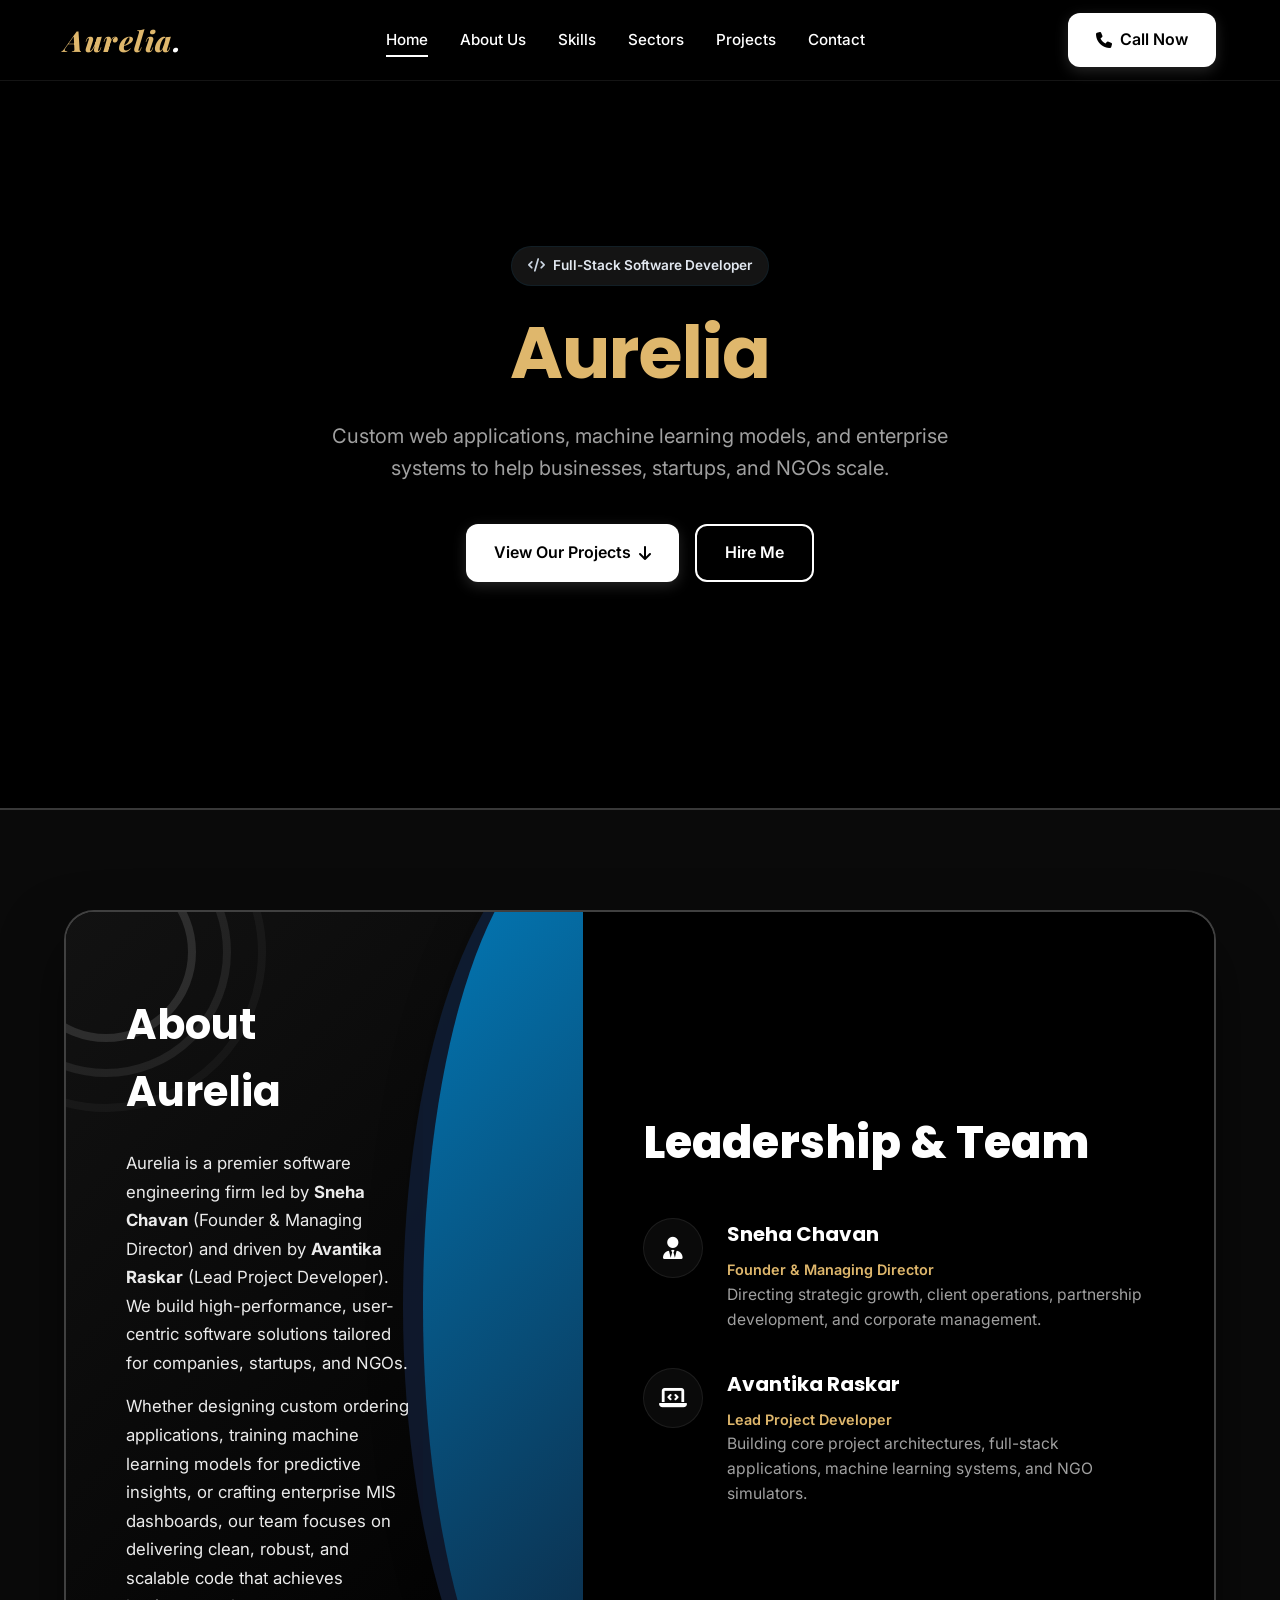
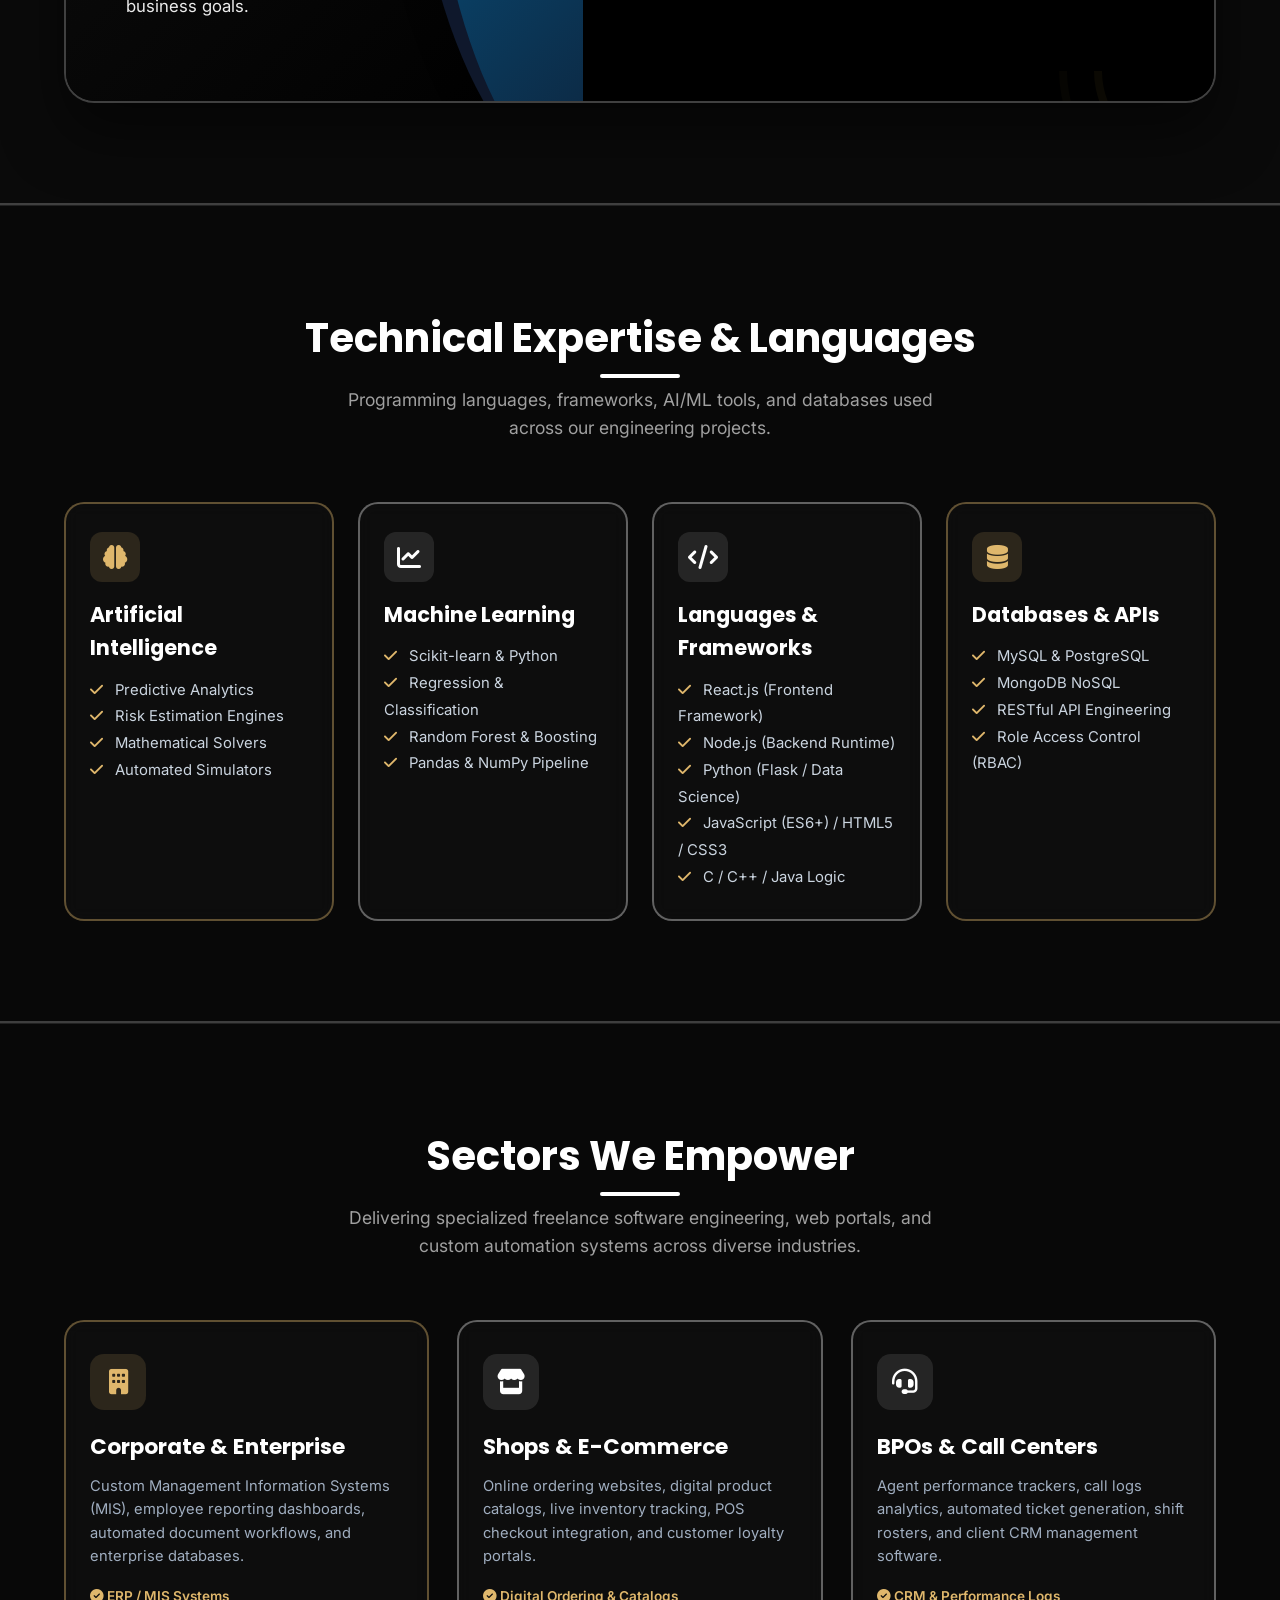
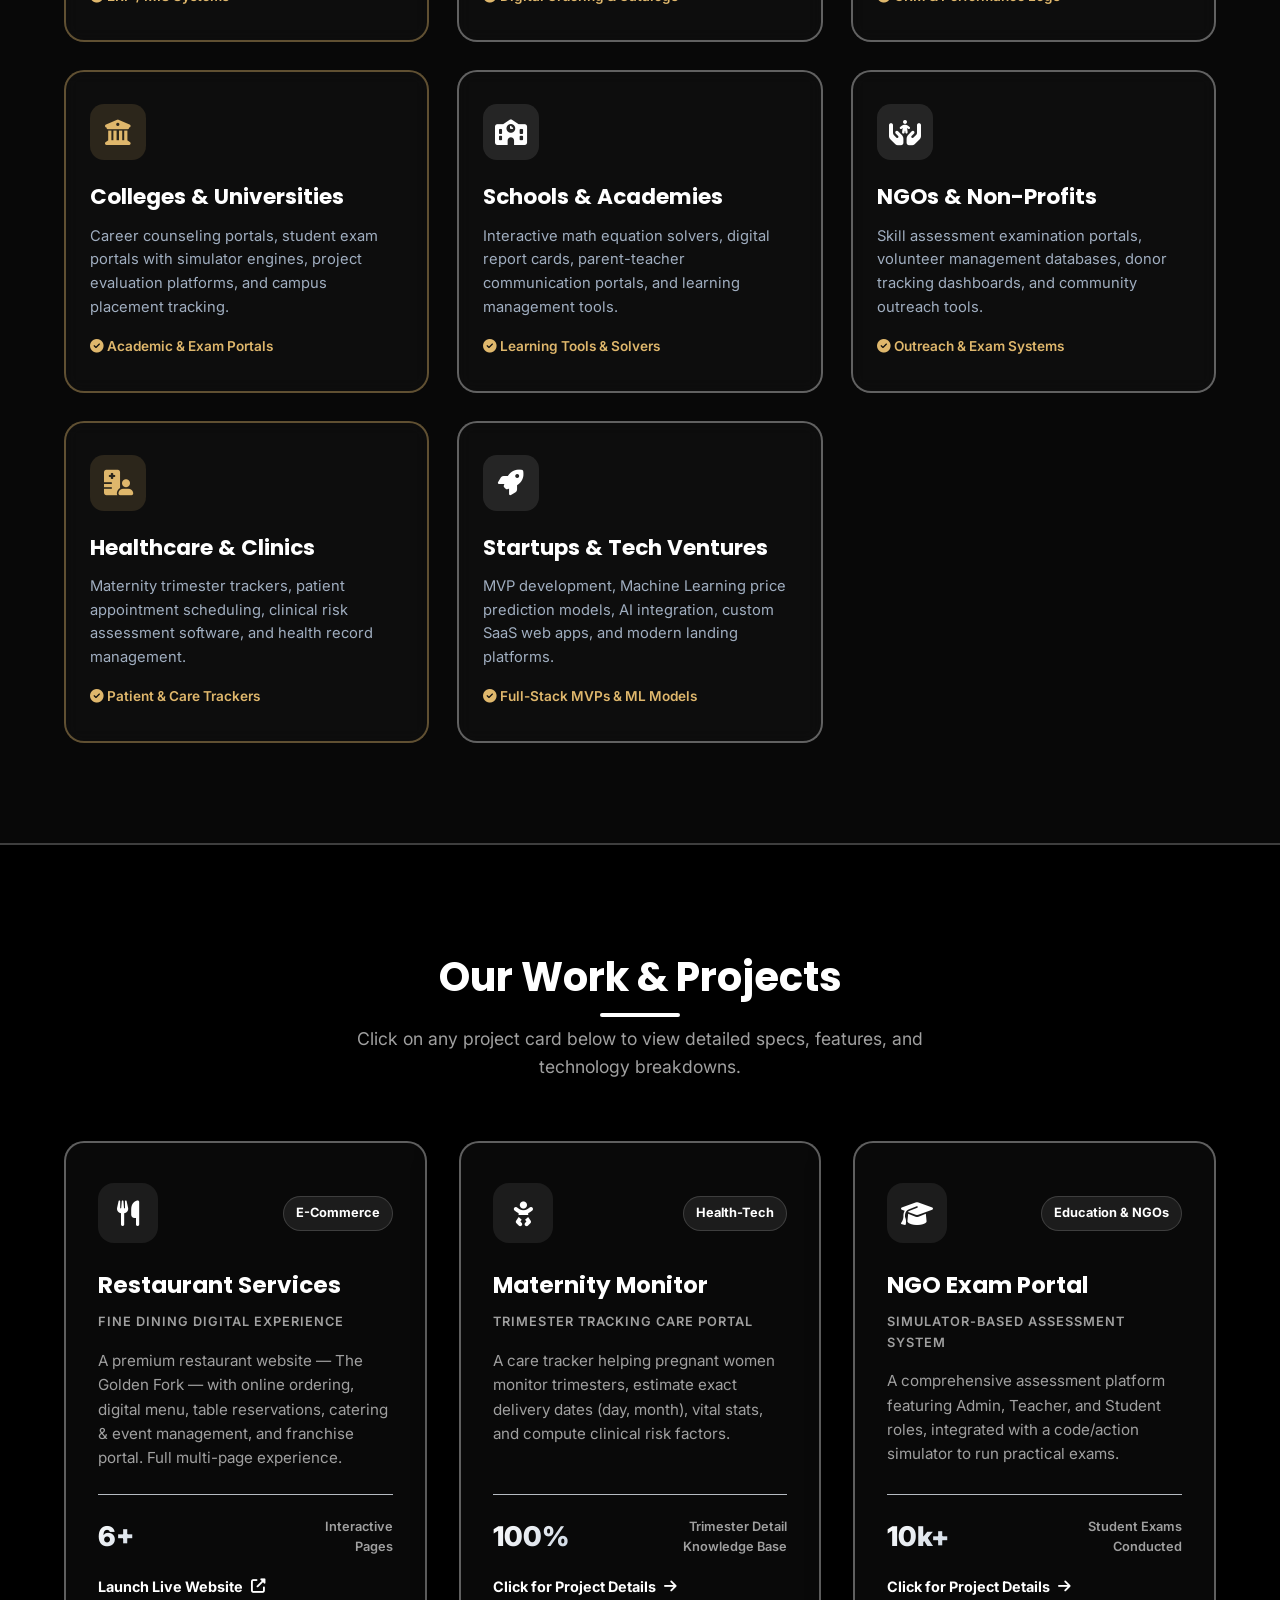
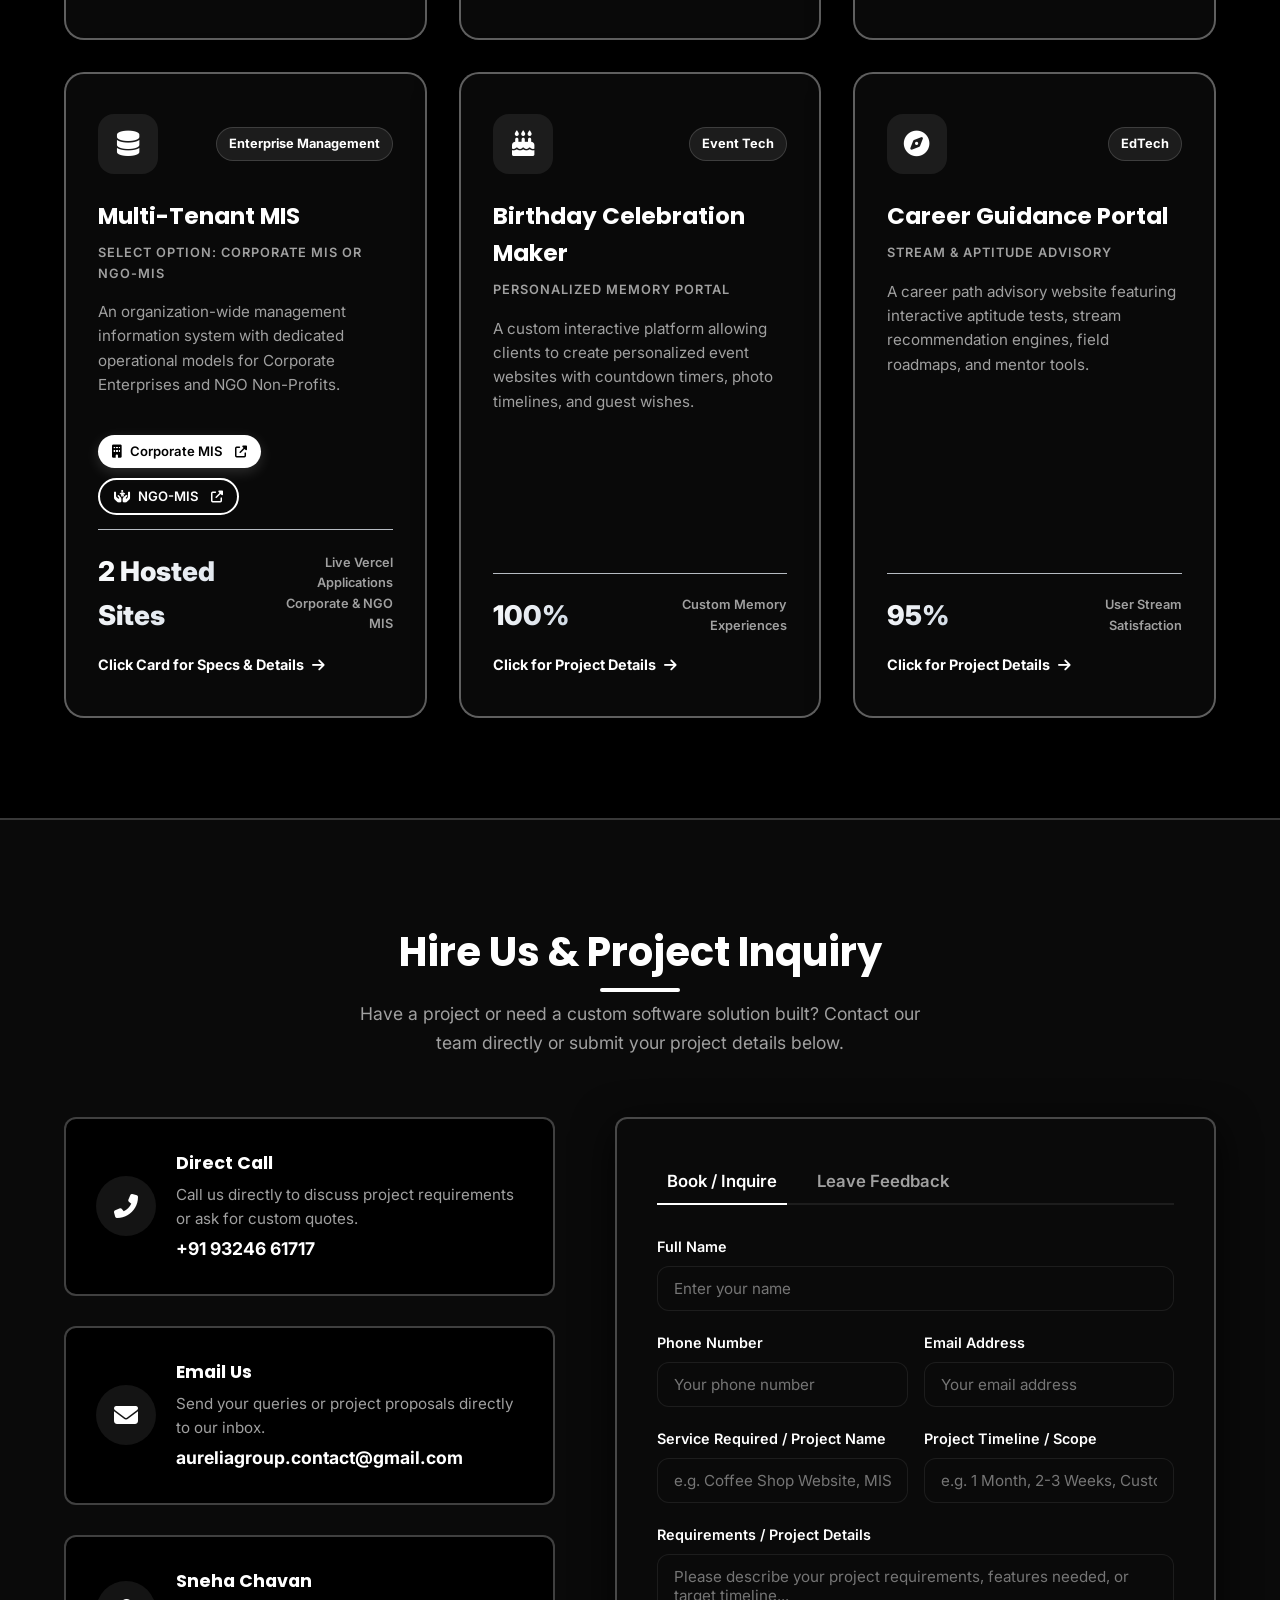
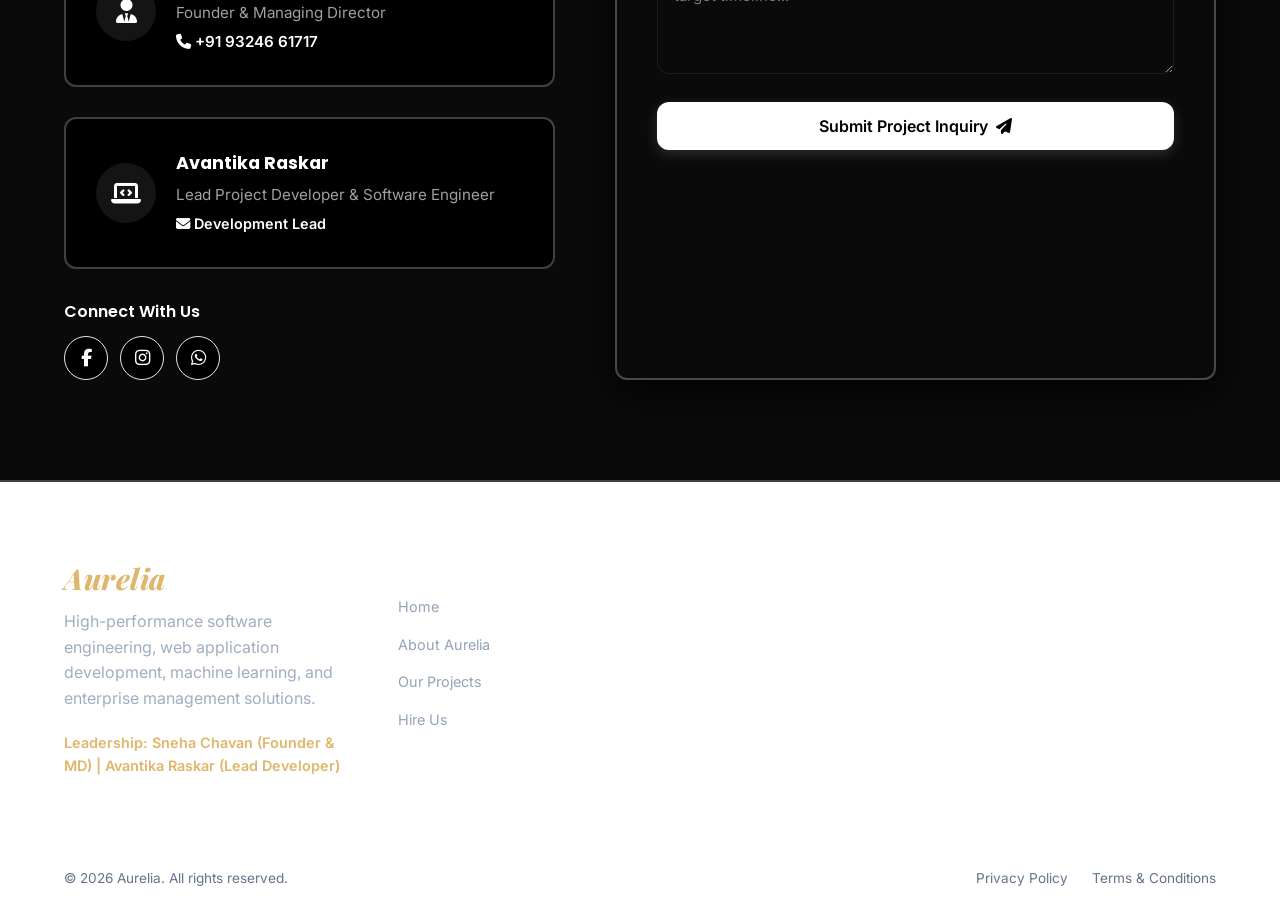
<file: index.html>
<!DOCTYPE html>
<html lang="en">
<head>
    <meta charset="UTF-8">
    <meta name="viewport" content="width=device-width, initial-scale=1.0">
    <title>Aurelia | Full-Stack Software Engineering & Development Portfolio</title>
    
    <!-- Meta Descriptions for SEO -->
    <meta name="description" content="Welcome to Aurelia. Founded by Sneha Chavan and led by Lead Developer Avantika Raskar, offering custom web apps, machine learning models, and enterprise software systems.">
    <meta name="keywords" content="Aurelia, Software Engineering, Sahil Chavan, Avantika Raskar, React.js, Node.js, Python, Machine Learning, Freelance Developer">
    
    <!-- Google Fonts -->
    <link rel="preconnect" href="https://fonts.googleapis.com">
    <link rel="preconnect" href="https://fonts.gstatic.com" crossorigin>
    
    <!-- FontAwesome for Icons -->
    <link rel="stylesheet" href="https://cdnjs.cloudflare.com/ajax/libs/font-awesome/6.4.0/css/all.min.css">
    
    <!-- Custom CSS -->
    <link rel="stylesheet" href="style.css">
</head>
<body>
    <!-- Glow Blob 1 -->
    <div class="glow-blob blob-1"></div>

    <!-- Navigation Bar -->
    <nav class="navbar">
        <div class="container">
            <a href="#home" class="nav-brand">
                <div class="brand-text">
                    <span class="brand-name" style="font-size: 1.8rem; font-weight: 800; letter-spacing: 1.5px; color: #dfb76c;">Aurelia</span>
                </div>
            </a>
            
            <ul class="nav-menu">
                <li><a href="#home" class="nav-link active">Home</a></li>
                <li><a href="#about" class="nav-link">About Us</a></li>
                <li><a href="#skills" class="nav-link">Skills</a></li>
                <li><a href="#sectors" class="nav-link">Sectors</a></li>
                <li><a href="#services" class="nav-link">Projects</a></li>
                <li><a href="#contact" class="nav-link">Contact</a></li>
            </ul>

            <div class="nav-actions">
                <a href="tel:+919324661717" class="btn btn-primary btn-sm"><i class="fa-solid fa-phone"></i> Call Now</a>
            </div>

            <button class="hamburger" aria-label="Toggle Navigation Menu">
                <span></span>
                <span></span>
                <span></span>
            </button>
        </div>
    </nav>

    <!-- Hero Section -->
    <section id="home" class="hero-section">
        <div class="container">
            <div class="hero-content" style="max-width:800px; margin: 0 auto; text-align:center;">
                <div class="hero-badge" style="margin: 0 auto 24px auto;">
                    <i class="fas fa-code"></i> Full-Stack Software Developer
                </div>
                <h1 class="hero-title" style="font-size:4.5rem; line-height:1.2; margin-bottom:24px;"><span>Aurelia</span></h1>
                <p class="hero-desc" style="max-width:650px; margin:0 auto 40px auto; font-size:1.25rem;">Custom web applications, machine learning models, and enterprise systems to help businesses, startups, and NGOs scale.</p>
                <div class="hero-btns" style="justify-content:center;">
                    <a href="#services" class="btn btn-primary">View Our Projects <i class="fas fa-arrow-down"></i></a>
                    <a href="#contact" class="btn btn-outline">Hire Me</a>
                </div>
            </div>
        </div>
    </section>

    <!-- About Me & Leadership Section -->
    <section id="about" class="about-section section-padding">
        <div class="container">
            <div class="about-split-container">
                <!-- Left Side: About Me -->
                <div class="about-split-left">
                    <!-- Concentric circles decoration -->
                    <div class="about-circle-deco-1"></div>
                    <div class="about-circle-deco-2"></div>
                    <div class="about-circle-deco-3"></div>
                    
                    <!-- Curved background mask overlay -->
                    <div class="about-split-curve"></div>
                    
                    <!-- Content Wrapper -->
                    <div class="about-split-left-content">
                        <h2>About Aurelia</h2>
                        <p>Aurelia is a premier software engineering firm led by <strong>Sneha Chavan</strong> (Founder & Managing Director) and driven by <strong>Avantika Raskar</strong> (Lead Project Developer). We build high-performance, user-centric software solutions tailored for companies, startups, and NGOs.</p>
                        <p style="margin-top: 15px;">Whether designing custom ordering applications, training machine learning models for predictive insights, or crafting enterprise MIS dashboards, our team focuses on delivering clean, robust, and scalable code that achieves business goals.</p>
                    </div>
                </div>
                
                <!-- Right Side: Leadership Team -->
                <div class="about-split-right">
                    <!-- Bottom-right concentric arcs decoration -->
                    <div class="about-circle-deco-bottom"></div>
                    <div class="about-circle-deco-bottom-2"></div>
                    
                    <h2 class="split-right-title">Leadership & <span>Team</span></h2>
                    
                    <!-- List Item 1: Sahil Chavan -->
                    <div class="split-list-item">
                        <div class="split-list-icon"><i class="fas fa-user-tie"></i></div>
                        <div class="split-list-text">
                            <h3>Sneha Chavan</h3>
                            <p style="color: #dfb76c; font-weight: 600; font-size: 0.9rem;">Founder & Managing Director</p>
                            <p>Directing strategic growth, client operations, partnership development, and corporate management.</p>
                        </div>
                    </div>
                    
                    <!-- List Item 2: Avantika Raskar -->
                    <div class="split-list-item">
                        <div class="split-list-icon"><i class="fas fa-laptop-code"></i></div>
                        <div class="split-list-text">
                            <h3>Avantika Raskar</h3>
                            <p style="color: #dfb76c; font-weight: 600; font-size: 0.9rem;">Lead Project Developer</p>
                            <p>Building core project architectures, full-stack applications, machine learning systems, and NGO simulators.</p>
                        </div>
                    </div>
                </div>
            </div>
        </div>
    </section>

    <!-- Technical Languages & Skills Section -->
    <section id="skills" class="skills-section section-padding" style="background: rgba(12, 12, 12, 0.7); border-top: 1px solid rgba(255, 255, 255, 0.1); border-bottom: 1px solid rgba(255, 255, 255, 0.1);">
        <div class="container">
            <div class="text-center" style="margin-bottom: 40px;">
                <h2 class="section-title">Technical Expertise & Languages</h2>
                <p class="section-subtitle">Programming languages, frameworks, AI/ML tools, and databases used across our engineering projects.</p>
            </div>

            <div class="skills-grid" style="display: grid; grid-template-columns: repeat(auto-fit, minmax(240px, 1fr)); gap: 24px;">
                <!-- Skill Category 1: Artificial Intelligence -->
                <div class="skill-card" style="background: rgba(20, 20, 20, 0.45); backdrop-filter: blur(8px); border-radius: 20px; padding: 28px 24px; border: 2.5px solid rgba(223, 183, 108, 0.4);">
                    <div style="width: 50px; height: 50px; border-radius: 12px; background: rgba(223, 183, 108, 0.15); color: #dfb76c; display: flex; align-items: center; justify-content: center; font-size: 1.5rem; margin-bottom: 16px;">
                        <i class="fas fa-brain"></i>
                    </div>
                    <h3 style="color: #ffffff; font-size: 1.3rem; margin-bottom: 12px;">Artificial Intelligence</h3>
                    <ul style="list-style: none; padding: 0; color: #cbd5e0; font-size: 0.93rem; line-height: 1.8;">
                        <li><i class="fas fa-check" style="color:#dfb76c; margin-right:8px;"></i> Predictive Analytics</li>
                        <li><i class="fas fa-check" style="color:#dfb76c; margin-right:8px;"></i> Risk Estimation Engines</li>
                        <li><i class="fas fa-check" style="color:#dfb76c; margin-right:8px;"></i> Mathematical Solvers</li>
                        <li><i class="fas fa-check" style="color:#dfb76c; margin-right:8px;"></i> Automated Simulators</li>
                    </ul>
                </div>

                <!-- Skill Category 2: Machine Learning -->
                <div class="skill-card" style="background: rgba(20, 20, 20, 0.45); backdrop-filter: blur(8px); border-radius: 20px; padding: 28px 24px; border: 2.5px solid rgba(255, 255, 255, 0.35);">
                    <div style="width: 50px; height: 50px; border-radius: 12px; background: rgba(255, 255, 255, 0.1); color: #ffffff; display: flex; align-items: center; justify-content: center; font-size: 1.5rem; margin-bottom: 16px;">
                        <i class="fas fa-chart-line"></i>
                    </div>
                    <h3 style="color: #ffffff; font-size: 1.3rem; margin-bottom: 12px;">Machine Learning</h3>
                    <ul style="list-style: none; padding: 0; color: #cbd5e0; font-size: 0.93rem; line-height: 1.8;">
                        <li><i class="fas fa-check" style="color:#dfb76c; margin-right:8px;"></i> Scikit-learn & Python</li>
                        <li><i class="fas fa-check" style="color:#dfb76c; margin-right:8px;"></i> Regression & Classification</li>
                        <li><i class="fas fa-check" style="color:#dfb76c; margin-right:8px;"></i> Random Forest & Boosting</li>
                        <li><i class="fas fa-check" style="color:#dfb76c; margin-right:8px;"></i> Pandas & NumPy Pipeline</li>
                    </ul>
                </div>

                <!-- Skill Category 3: Languages & Frameworks -->
                <div class="skill-card" style="background: rgba(20, 20, 20, 0.45); backdrop-filter: blur(8px); border-radius: 20px; padding: 28px 24px; border: 2.5px solid rgba(255, 255, 255, 0.35);">
                    <div style="width: 50px; height: 50px; border-radius: 12px; background: rgba(255, 255, 255, 0.1); color: #ffffff; display: flex; align-items: center; justify-content: center; font-size: 1.5rem; margin-bottom: 16px;">
                        <i class="fas fa-code"></i>
                    </div>
                    <h3 style="color: #ffffff; font-size: 1.3rem; margin-bottom: 12px;">Languages & Frameworks</h3>
                    <ul style="list-style: none; padding: 0; color: #cbd5e0; font-size: 0.93rem; line-height: 1.8;">
                        <li><i class="fas fa-check" style="color:#dfb76c; margin-right:8px;"></i> React.js (Frontend Framework)</li>
                        <li><i class="fas fa-check" style="color:#dfb76c; margin-right:8px;"></i> Node.js (Backend Runtime)</li>
                        <li><i class="fas fa-check" style="color:#dfb76c; margin-right:8px;"></i> Python (Flask / Data Science)</li>
                        <li><i class="fas fa-check" style="color:#dfb76c; margin-right:8px;"></i> JavaScript (ES6+) / HTML5 / CSS3</li>
                        <li><i class="fas fa-check" style="color:#dfb76c; margin-right:8px;"></i> C / C++ / Java Logic</li>
                    </ul>
                </div>

                <!-- Skill Category 4: Databases & Infrastructure -->
                <div class="skill-card" style="background: rgba(20, 20, 20, 0.45); backdrop-filter: blur(8px); border-radius: 20px; padding: 28px 24px; border: 2.5px solid rgba(223, 183, 108, 0.4);">
                    <div style="width: 50px; height: 50px; border-radius: 12px; background: rgba(223, 183, 108, 0.15); color: #dfb76c; display: flex; align-items: center; justify-content: center; font-size: 1.5rem; margin-bottom: 16px;">
                        <i class="fas fa-database"></i>
                    </div>
                    <h3 style="color: #ffffff; font-size: 1.3rem; margin-bottom: 12px;">Databases & APIs</h3>
                    <ul style="list-style: none; padding: 0; color: #cbd5e0; font-size: 0.93rem; line-height: 1.8;">
                        <li><i class="fas fa-check" style="color:#dfb76c; margin-right:8px;"></i> MySQL & PostgreSQL</li>
                        <li><i class="fas fa-check" style="color:#dfb76c; margin-right:8px;"></i> MongoDB NoSQL</li>
                        <li><i class="fas fa-check" style="color:#dfb76c; margin-right:8px;"></i> RESTful API Engineering</li>
                        <li><i class="fas fa-check" style="color:#dfb76c; margin-right:8px;"></i> Role Access Control (RBAC)</li>
                    </ul>
                </div>
            </div>
        </div>
    </section>

    <!-- Sectors We Empower Section -->
    <section id="sectors" class="sectors-section section-padding" style="background: rgba(10, 10, 10, 0.85); border-top: 1px solid rgba(255, 255, 255, 0.1); border-bottom: 1px solid rgba(255, 255, 255, 0.1);">
        <div class="container">
            <div class="text-center" style="margin-bottom: 48px;">
                <h2 class="section-title">Sectors We Empower</h2>
                <p class="section-subtitle">Delivering specialized freelance software engineering, web portals, and custom automation systems across diverse industries.</p>
            </div>

            <div class="sectors-grid" style="display: grid; grid-template-columns: repeat(auto-fit, minmax(270px, 1fr)); gap: 28px;">
                
                <!-- Sector 1: Corporate & Enterprise -->
                <div class="sector-card" style="background: rgba(20, 20, 20, 0.45); backdrop-filter: blur(8px); border-radius: 20px; padding: 32px 24px; border: 2.5px solid rgba(223, 183, 108, 0.4); text-align: left;">
                    <div style="width: 56px; height: 56px; border-radius: 14px; background: rgba(223, 183, 108, 0.15); color: #dfb76c; display: flex; align-items: center; justify-content: center; font-size: 1.6rem; margin-bottom: 20px;">
                        <i class="fas fa-building"></i>
                    </div>
                    <h3 style="color: #ffffff; font-size: 1.35rem; margin-bottom: 10px;">Corporate & Enterprise</h3>
                    <p style="color: #a0aec0; font-size: 0.92rem; line-height: 1.6; margin-bottom: 14px;">Custom Management Information Systems (MIS), employee reporting dashboards, automated document workflows, and enterprise databases.</p>
                    <span style="color: #dfb76c; font-size: 0.85rem; font-weight: 600;"><i class="fas fa-check-circle"></i> ERP / MIS Systems</span>
                </div>

                <!-- Sector 2: Shops & E-Commerce Retail -->
                <div class="sector-card" style="background: rgba(20, 20, 20, 0.45); backdrop-filter: blur(8px); border-radius: 20px; padding: 32px 24px; border: 2.5px solid rgba(255, 255, 255, 0.35); text-align: left;">
                    <div style="width: 56px; height: 56px; border-radius: 14px; background: rgba(255, 255, 255, 0.1); color: #ffffff; display: flex; align-items: center; justify-content: center; font-size: 1.6rem; margin-bottom: 20px;">
                        <i class="fas fa-store"></i>
                    </div>
                    <h3 style="color: #ffffff; font-size: 1.35rem; margin-bottom: 10px;">Shops & E-Commerce</h3>
                    <p style="color: #a0aec0; font-size: 0.92rem; line-height: 1.6; margin-bottom: 14px;">Online ordering websites, digital product catalogs, live inventory tracking, POS checkout integration, and customer loyalty portals.</p>
                    <span style="color: #dfb76c; font-size: 0.85rem; font-weight: 600;"><i class="fas fa-check-circle"></i> Digital Ordering & Catalogs</span>
                </div>

                <!-- Sector 3: BPO & Call Centers -->
                <div class="sector-card" style="background: rgba(20, 20, 20, 0.45); backdrop-filter: blur(8px); border-radius: 20px; padding: 32px 24px; border: 2.5px solid rgba(255, 255, 255, 0.35); text-align: left;">
                    <div style="width: 56px; height: 56px; border-radius: 14px; background: rgba(255, 255, 255, 0.1); color: #ffffff; display: flex; align-items: center; justify-content: center; font-size: 1.6rem; margin-bottom: 20px;">
                        <i class="fas fa-headset"></i>
                    </div>
                    <h3 style="color: #ffffff; font-size: 1.35rem; margin-bottom: 10px;">BPOs & Call Centers</h3>
                    <p style="color: #a0aec0; font-size: 0.92rem; line-height: 1.6; margin-bottom: 14px;">Agent performance trackers, call logs analytics, automated ticket generation, shift rosters, and client CRM management software.</p>
                    <span style="color: #dfb76c; font-size: 0.85rem; font-weight: 600;"><i class="fas fa-check-circle"></i> CRM & Performance Logs</span>
                </div>

                <!-- Sector 4: Colleges & Universities -->
                <div class="sector-card" style="background: rgba(20, 20, 20, 0.45); backdrop-filter: blur(8px); border-radius: 20px; padding: 32px 24px; border: 2.5px solid rgba(223, 183, 108, 0.4); text-align: left;">
                    <div style="width: 56px; height: 56px; border-radius: 14px; background: rgba(223, 183, 108, 0.15); color: #dfb76c; display: flex; align-items: center; justify-content: center; font-size: 1.6rem; margin-bottom: 20px;">
                        <i class="fas fa-university"></i>
                    </div>
                    <h3 style="color: #ffffff; font-size: 1.35rem; margin-bottom: 10px;">Colleges & Universities</h3>
                    <p style="color: #a0aec0; font-size: 0.92rem; line-height: 1.6; margin-bottom: 14px;">Career counseling portals, student exam portals with simulator engines, project evaluation platforms, and campus placement tracking.</p>
                    <span style="color: #dfb76c; font-size: 0.85rem; font-weight: 600;"><i class="fas fa-check-circle"></i> Academic & Exam Portals</span>
                </div>

                <!-- Sector 5: Schools & Academies -->
                <div class="sector-card" style="background: rgba(20, 20, 20, 0.45); backdrop-filter: blur(8px); border-radius: 20px; padding: 32px 24px; border: 2.5px solid rgba(255, 255, 255, 0.35); text-align: left;">
                    <div style="width: 56px; height: 56px; border-radius: 14px; background: rgba(255, 255, 255, 0.1); color: #ffffff; display: flex; align-items: center; justify-content: center; font-size: 1.6rem; margin-bottom: 20px;">
                        <i class="fas fa-school"></i>
                    </div>
                    <h3 style="color: #ffffff; font-size: 1.35rem; margin-bottom: 10px;">Schools & Academies</h3>
                    <p style="color: #a0aec0; font-size: 0.92rem; line-height: 1.6; margin-bottom: 14px;">Interactive math equation solvers, digital report cards, parent-teacher communication portals, and learning management tools.</p>
                    <span style="color: #dfb76c; font-size: 0.85rem; font-weight: 600;"><i class="fas fa-check-circle"></i> Learning Tools & Solvers</span>
                </div>

                <!-- Sector 6: NGOs & Non-Profits -->
                <div class="sector-card" style="background: rgba(20, 20, 20, 0.45); backdrop-filter: blur(8px); border-radius: 20px; padding: 32px 24px; border: 2.5px solid rgba(255, 255, 255, 0.35); text-align: left;">
                    <div style="width: 56px; height: 56px; border-radius: 14px; background: rgba(255, 255, 255, 0.1); color: #ffffff; display: flex; align-items: center; justify-content: center; font-size: 1.6rem; margin-bottom: 20px;">
                        <i class="fas fa-hands-holding-child"></i>
                    </div>
                    <h3 style="color: #ffffff; font-size: 1.35rem; margin-bottom: 10px;">NGOs & Non-Profits</h3>
                    <p style="color: #a0aec0; font-size: 0.92rem; line-height: 1.6; margin-bottom: 14px;">Skill assessment examination portals, volunteer management databases, donor tracking dashboards, and community outreach tools.</p>
                    <span style="color: #dfb76c; font-size: 0.85rem; font-weight: 600;"><i class="fas fa-check-circle"></i> Outreach & Exam Systems</span>
                </div>

                <!-- Sector 7: Healthcare & Clinics -->
                <div class="sector-card" style="background: rgba(20, 20, 20, 0.45); backdrop-filter: blur(8px); border-radius: 20px; padding: 32px 24px; border: 2.5px solid rgba(223, 183, 108, 0.4); text-align: left;">
                    <div style="width: 56px; height: 56px; border-radius: 14px; background: rgba(223, 183, 108, 0.15); color: #dfb76c; display: flex; align-items: center; justify-content: center; font-size: 1.6rem; margin-bottom: 20px;">
                        <i class="fas fa-hospital-user"></i>
                    </div>
                    <h3 style="color: #ffffff; font-size: 1.35rem; margin-bottom: 10px;">Healthcare & Clinics</h3>
                    <p style="color: #a0aec0; font-size: 0.92rem; line-height: 1.6; margin-bottom: 14px;">Maternity trimester trackers, patient appointment scheduling, clinical risk assessment software, and health record management.</p>
                    <span style="color: #dfb76c; font-size: 0.85rem; font-weight: 600;"><i class="fas fa-check-circle"></i> Patient & Care Trackers</span>
                </div>

                <!-- Sector 8: Startups & Tech Ventures -->
                <div class="sector-card" style="background: rgba(20, 20, 20, 0.45); backdrop-filter: blur(8px); border-radius: 20px; padding: 32px 24px; border: 2.5px solid rgba(255, 255, 255, 0.35); text-align: left;">
                    <div style="width: 56px; height: 56px; border-radius: 14px; background: rgba(255, 255, 255, 0.1); color: #ffffff; display: flex; align-items: center; justify-content: center; font-size: 1.6rem; margin-bottom: 20px;">
                        <i class="fas fa-rocket"></i>
                    </div>
                    <h3 style="color: #ffffff; font-size: 1.35rem; margin-bottom: 10px;">Startups & Tech Ventures</h3>
                    <p style="color: #a0aec0; font-size: 0.92rem; line-height: 1.6; margin-bottom: 14px;">MVP development, Machine Learning price prediction models, AI integration, custom SaaS web apps, and modern landing platforms.</p>
                    <span style="color: #dfb76c; font-size: 0.85rem; font-weight: 600;"><i class="fas fa-check-circle"></i> Full-Stack MVPs & ML Models</span>
                </div>

            </div>
        </div>
    </section>

    <!-- Projects Section -->
    <section id="services" class="services-section section-padding">
        <!-- Glow Blob 2 -->
        <div class="glow-blob blob-2"></div>
        <div class="container">
            <div class="text-center">
                <h2 class="section-title">Our Work & Projects</h2>
                <p class="section-subtitle">Click on any project card below to view detailed specs, features, and technology breakdowns.</p>
            </div>
            
            <div class="services-kpi-grid">
                <!-- Project 1: Restaurant Services -->
                <a href="https://resturant-navy-phi.vercel.app/" target="_blank" rel="noopener noreferrer" class="kpi-card" data-project="restaurant-services">
                    <div class="kpi-header">
                        <div class="kpi-icon-wrapper"><i class="fas fa-utensils"></i></div>
                        <span class="kpi-badge">E-Commerce</span>
                    </div>
                    <h3 class="kpi-title">Restaurant Services</h3>
                    <p class="kpi-subtitle">Fine Dining Digital Experience</p>
                    <p class="kpi-desc">A premium restaurant website — The Golden Fork — with online ordering, digital menu, table reservations, catering & event management, and franchise portal. Full multi-page experience.</p>
                    <div class="kpi-stat-box">
                        <div class="kpi-number">6+</div>
                        <div class="kpi-label">Interactive<br>Pages</div>
                    </div>
                    <div class="kpi-action">
                        Launch Live Website <i class="fas fa-external-link-alt"></i>
                    </div>
                </a>

                
                <!-- Project 3: Maternity Management System -->
                <a href="https://maternity-system.vercel.app/"
   class="kpi-card"
   target="_blank"
   rel="noopener noreferrer">
                    <div class="kpi-header">
                        <div class="kpi-icon-wrapper"><i class="fas fa-baby"></i></div>
                        <span class="kpi-badge">Health-Tech</span>
                    </div>
                    <h3 class="kpi-title">Maternity Monitor</h3>
                    <p class="kpi-subtitle">Trimester Tracking Care Portal</p>
                    <p class="kpi-desc">A care tracker helping pregnant women monitor trimesters, estimate exact delivery dates (day, month), vital stats, and compute clinical risk factors.</p>
                    <div class="kpi-stat-box">
                        <div class="kpi-number">100%</div>
                        <div class="kpi-label">Trimester Detail<br>Knowledge Base</div>
                    </div>
                    <div class="kpi-action">
                        Click for Project Details <i class="fas fa-arrow-right"></i>
                    </div>
                </a>

                <!-- Project 4: Exam Portal System -->
                <a href="https://exam-portal-eight-tau.vercel.app/"
   class="kpi-card"
   data-project="exam-portal"
   target="_blank"
   rel="noopener noreferrer">
                    <div class="kpi-header">
                        <div class="kpi-icon-wrapper"><i class="fas fa-graduation-cap"></i></div>
                        <span class="kpi-badge">Education & NGOs</span>
                    </div>
                    <h3 class="kpi-title">NGO Exam Portal</h3>
                    <p class="kpi-subtitle">Simulator-Based Assessment System</p>
                    <p class="kpi-desc">A comprehensive assessment platform featuring Admin, Teacher, and Student roles, integrated with a code/action simulator to run practical exams.</p>
                    <div class="kpi-stat-box">
                        <div class="kpi-number">10k+</div>
                        <div class="kpi-label">Student Exams<br>Conducted</div>
                    </div>
                    <div class="kpi-action">
                        Click for Project Details <i class="fas fa-arrow-right"></i>
                    </div>
                </a>

                <!-- Project 5: MIS System -->
                <div class="kpi-card" data-project="mis-system" style="cursor: pointer;">
                    <div class="kpi-header">
                        <div class="kpi-icon-wrapper"><i class="fas fa-database"></i></div>
                        <span class="kpi-badge">Enterprise Management</span>
                    </div>
                    <h3 class="kpi-title">Multi-Tenant MIS</h3>
                    <p class="kpi-subtitle">Select Option: Corporate MIS or NGO-MIS</p>
                    <p class="kpi-desc">An organization-wide management information system with dedicated operational models for Corporate Enterprises and NGO Non-Profits.</p>
                    <div style="display: flex; gap: 10px; margin: 14px 0; flex-wrap: wrap;">
                        <a href="https://corporate-mis.vercel.app/" target="_blank" rel="noopener noreferrer" class="btn btn-sm btn-primary" style="font-size: 0.82rem; padding: 6px 14px; border-radius: 20px; text-decoration: none;" onclick="event.stopPropagation();">
                            <i class="fas fa-building"></i> Corporate MIS <i class="fas fa-external-link-alt" style="font-size:0.75rem; margin-left:4px;"></i>
                        </a>
                        <a href="https://ngo-mis.vercel.app/" target="_blank" rel="noopener noreferrer" class="btn btn-sm btn-outline" style="font-size: 0.82rem; padding: 6px 14px; border-radius: 20px; text-decoration: none;" onclick="event.stopPropagation();">
                            <i class="fas fa-hands-holding-child"></i> NGO-MIS <i class="fas fa-external-link-alt" style="font-size:0.75rem; margin-left:4px;"></i>
                        </a>
                    </div>
                    <div class="kpi-stat-box">
                        <div class="kpi-number">2 Hosted Sites</div>
                        <div class="kpi-label">Live Vercel Applications<br>Corporate & NGO MIS</div>
                    </div>
                    <div class="kpi-action">
                        Click Card for Specs & Details <i class="fas fa-arrow-right"></i>
                    </div>
                </div>

                <!-- Project 6: Birthday Celebration Maker -->
                <a href="javascript:void(0)" class="kpi-card" data-project="birthday-maker">
                    <div class="kpi-header">
                        <div class="kpi-icon-wrapper"><i class="fas fa-cake-candles"></i></div>
                        <span class="kpi-badge">Event Tech</span>
                    </div>
                    <h3 class="kpi-title">Birthday Celebration Maker</h3>
                    <p class="kpi-subtitle">Personalized Memory Portal</p>
                    <p class="kpi-desc">A custom interactive platform allowing clients to create personalized event websites with countdown timers, photo timelines, and guest wishes.</p>
                    <div class="kpi-stat-box">
                        <div class="kpi-number">100%</div>
                        <div class="kpi-label">Custom Memory<br>Experiences</div>
                    </div>
                    <div class="kpi-action">
                        Click for Project Details <i class="fas fa-arrow-right"></i>
                    </div>
                </a>

                <!-- Project 7: Career Guidance Portal -->
                <a href="https://career-guidance-azure.vercel.app/"
   class="kpi-card"
   target="_blank"
   rel="noopener noreferrer">
                    <div class="kpi-header">
                        <div class="kpi-icon-wrapper"><i class="fas fa-compass"></i></div>
                        <span class="kpi-badge">EdTech</span>
                    </div>
                    <h3 class="kpi-title">Career Guidance Portal</h3>
                    <p class="kpi-subtitle">Stream & Aptitude Advisory</p>
                    <p class="kpi-desc">A career path advisory website featuring interactive aptitude tests, stream recommendation engines, field roadmaps, and mentor tools.</p>
                    <div class="kpi-stat-box">
                        <div class="kpi-number">95%</div>
                        <div class="kpi-label">User Stream<br>Satisfaction</div>
                    </div>
                    <div class="kpi-action">
                        Click for Project Details <i class="fas fa-arrow-right"></i>
                    </div>
                </a>

                
            </div>
        </div>
    </section>

    <!-- Contact Us & Feedback Section -->
    <section id="contact" class="contact-section section-padding">
        <!-- Glow Blob 4 -->
        <div class="glow-blob blob-4"></div>
        <div class="container">
            <div class="text-center">
                <h2 class="section-title">Hire Us & Project Inquiry</h2>
                <p class="section-subtitle">Have a project or need a custom software solution built? Contact our team directly or submit your project details below.</p>
            </div>

            <div class="contact-grid">
                <!-- Contact info panel -->
                <div class="contact-info-panel">
                    
                    <!-- Direct Call Card -->
                    <div class="contact-card">
                        <div class="contact-card-icon"><i class="fas fa-phone-alt"></i></div>
                        <div class="contact-card-content">
                            <h3>Direct Call</h3>
                            <p>Call us directly to discuss project requirements or ask for custom quotes.</p>
                            <a href="tel:+919324661717">+91 93246 61717</a>
                        </div>
                    </div>

                    <!-- Email Card -->
                    <div class="contact-card">
                        <div class="contact-card-icon"><i class="fas fa-envelope"></i></div>
                        <div class="contact-card-content">
                            <h3>Email Us</h3>
                            <p>Send your queries or project proposals directly to our inbox.</p>
                            <a href="mailto:aureliagroup.contact@gmail.com?subject=Aurelia%20Project%20Inquiry">aureliagroup.contact@gmail.com</a>
                        </div>
                    </div>

                    <!-- Leadership Contact Cards -->
                    <div class="contact-card">
                        <div class="contact-card-icon"><i class="fas fa-user-tie"></i></div>
                        <div class="contact-card-content">
                            <h3>Sneha Chavan</h3>
                            <p>Founder & Managing Director</p>
                            <a href="tel:+919324661717" style="font-size:0.95rem; font-weight:600;"><i class="fas fa-phone"></i> +91 93246 61717</a>
                        </div>
                    </div>

                    <div class="contact-card">
                        <div class="contact-card-icon"><i class="fas fa-laptop-code"></i></div>
                        <div class="contact-card-content">
                            <h3>Avantika Raskar</h3>
                            <p>Lead Project Developer & Software Engineer</p>
                            <a href="mailto:aureliagroup.contact@gmail.com" style="font-size:0.9rem; font-weight:600;"><i class="fas fa-envelope"></i> Development Lead</a>
                        </div>
                    </div>

                    <div>
                        <h4 style="margin-bottom:12px; font-weight:600;">Connect With Us</h4>
                        <div class="social-links">
                            <a href="#" class="social-btn" aria-label="Facebook"><i class="fab fa-facebook-f"></i></a>
                            <a href="#" class="social-btn" aria-label="Instagram"><i class="fab fa-instagram"></i></a>
                            <a href="#" class="social-btn" aria-label="WhatsApp"><i class="fab fa-whatsapp"></i></a>
                        </div>
                    </div>
                </div>

                <!-- Form container with tabs -->
                <div class="form-container">
                    <div class="form-tabs">
                        <button class="form-tab-btn active" data-tab="contact">Book / Inquire</button>
                        <button class="form-tab-btn" data-tab="feedback">Leave Feedback</button>
                    </div>

                    <!-- Contact/Inquiry Form Pane -->
                    <div id="contact-pane" class="form-pane active">
                        <div id="contact-alert" class="form-alert"></div>
                        <form id="contact-form-el" action="https://formsubmit.co/ajax/aureliagroup.contact@gmail.com" method="POST">
                            <input type="hidden" name="_subject" value="New Aurelia Portfolio Inquiry">
                            <div class="form-group">
                                <label for="contact-name">Full Name</label>
                                <input type="text" id="contact-name" name="name" class="form-control" placeholder="Enter your name" required>
                            </div>
                            <div class="form-row" style="display:grid; grid-template-columns:1fr 1fr; gap:16px;">
                                <div class="form-group">
                                    <label for="contact-phone">Phone Number</label>
                                    <input type="tel" id="contact-phone" name="phone" class="form-control" placeholder="Your phone number" required>
                                </div>
                                <div class="form-group">
                                    <label for="contact-email">Email Address</label>
                                    <input type="email" id="contact-email" name="email" class="form-control" placeholder="Your email address" required>
                                </div>
                            </div>
                            <div class="form-row" style="display:grid; grid-template-columns:1fr 1fr; gap:16px;">
                                <div class="form-group">
                                    <label for="contact-type">Service Required / Project Name</label>
                                    <input type="text" id="contact-type" name="service" class="form-control" placeholder="e.g. Coffee Shop Website, MIS System, Custom App..." required>
                                </div>
                                <div class="form-group">
                                    <label for="contact-capacity">Project Timeline / Scope</label>
                                    <input type="text" id="contact-capacity" name="capacity" class="form-control" placeholder="e.g. 1 Month, 2-3 Weeks, Custom Scope">
                                </div>
                            </div>
                            <div class="form-group">
                                <label for="contact-message">Requirements / Project Details</label>
                                <textarea id="contact-message" name="message" class="form-control" placeholder="Please describe your project requirements, features needed, or target timeline..." required></textarea>
                            </div>
                            <button type="submit" class="btn btn-primary" style="width:100%;">Submit Project Inquiry <i class="fas fa-paper-plane"></i></button>
                        </form>
                    </div>

                    <!-- Feedback Form Pane -->
                    <div id="feedback-pane" class="form-pane">
                        <div id="feedback-alert" class="form-alert"></div>
                        <form id="feedback-form-el" action="https://formsubmit.co/ajax/aureliagroup.contact@gmail.com" method="POST">
                            <input type="hidden" name="_subject" value="New Aurelia Client Feedback">
                            <div class="form-group">
                                <label for="feedback-name">Your Name</label>
                                <input type="text" id="feedback-name" name="name" class="form-control" placeholder="Enter your name" required>
                            </div>
                            <div class="rating-group">
                                <label>Your Rating</label>
                                <input type="hidden" id="feedback-rating" name="rating" value="5">
                                <div class="rating-stars">
                                    <button class="star-btn active" data-value="1" aria-label="1 Star"><i class="fas fa-star"></i></button>
                                    <button class="star-btn active" data-value="2" aria-label="2 Stars"><i class="fas fa-star"></i></button>
                                    <button class="star-btn active" data-value="3" aria-label="3 Stars"><i class="fas fa-star"></i></button>
                                    <button class="star-btn active" data-value="4" aria-label="4 Stars"><i class="fas fa-star"></i></button>
                                    <button class="star-btn active" data-value="5" aria-label="5 Stars"><i class="fas fa-star"></i></button>
                                </div>
                            </div>
                            <div class="form-group">
                                <label for="feedback-comments">Comments & Review</label>
                                <textarea id="feedback-comments" name="comments" class="form-control" placeholder="Tell us about your experience working with Aurelia..." required></textarea>
                            </div>
                            <button type="submit" class="btn btn-primary" style="width:100%;">Submit Feedback <i class="fas fa-paper-plane"></i></button>
                        </form>
                    </div>
                </div>
            </div>
        </div>
    </section>

    <!-- Footer -->
    <footer class="footer">
        <div class="container">
            <div class="footer-grid">
                <div class="footer-brand">
                    <a href="#home" class="nav-brand" style="margin-bottom: 16px;">
                        <div class="brand-text">
                            <span class="brand-name" style="font-size: 1.8rem; font-weight: 800; color: #dfb76c;">Aurelia</span>
                        </div>
                    </a>
                    <p style="color: #a0aec0; margin-bottom: 20px; line-height: 1.6;">High-performance software engineering, web application development, machine learning, and enterprise management solutions.</p>
                    <p style="color: #dfb76c; font-size: 0.9rem; font-weight: 600;">Leadership: Sneha Chavan (Founder & MD) | Avantika Raskar (Lead Developer)</p>
                </div>

                <div class="footer-links">
                    <h3>Quick Links</h3>
                    <ul>
                        <li><a href="#home">Home</a></li>
                        <li><a href="#about">About Aurelia</a></li>
                        <li><a href="#services">Our Projects</a></li>
                        <li><a href="#contact">Hire Us</a></li>
                    </ul>
                </div>

                <div class="footer-contact">
                    <h3>Contact Information</h3>
                    <ul>
                        <li>
                            <i class="fas fa-phone"></i>
                            <a href="tel:+919324661717">+91 93246 61717</a>
                        </li>
                        <li>
                            <i class="fas fa-envelope"></i>
                            <a href="mailto:aureliagroup.contact@gmail.com">aureliagroup.contact@gmail.com</a>
                        </li>
                        <li>
                            <i class="fas fa-clock"></i>
                            <span>Mon - Sat: 9:00 AM - 7:00 PM</span>
                        </li>
                    </ul>
                </div>
            </div>

            <!-- Footer Bottom -->
            <div class="footer-bottom">
                <p>&copy; 2026 Aurelia. All rights reserved.</p>
                <div class="footer-bottom-links">
                    <a href="#">Privacy Policy</a>
                    <a href="#">Terms & Conditions</a>
                </div>
            </div>
        </div>
    </footer>

    <!-- Project Detail Modal Popup -->
    <div id="project-modal" class="project-modal" aria-hidden="true">
        <div class="project-modal-backdrop"></div>
        <div class="project-modal-content">
            <button class="project-modal-close" aria-label="Close Modal">&times;</button>
            <div class="project-modal-header">
                <span id="modal-badge" class="kpi-badge">Category</span>
                <h2 id="modal-title" class="project-modal-title">Project Title</h2>
                <p id="modal-subtitle" class="project-modal-subtitle">Subheading</p>
            </div>
            
            <!-- Dual Option Selector for MIS System -->
            <div id="modal-mis-selector" class="mis-option-selector" style="display: none;">
                <button type="button" class="mis-option-btn active" id="btn-corporate-mis" data-mis-type="corporate">
                    <i class="fas fa-building"></i> Corporate MIS
                </button>
                <button type="button" class="mis-option-btn" id="btn-ngo-mis" data-mis-type="ngo">
                    <i class="fas fa-hands-holding-child"></i> NGO-MIS
                </button>
            </div>
            <div class="project-modal-body">
                <div class="modal-section">
                    <h4><i class="fas fa-info-circle" style="color:#dfb76c;"></i> Project Overview</h4>
                    <p id="modal-overview">Detailed description...</p>
                </div>
                <div class="modal-section">
                    <h4><i class="fas fa-list-check" style="color:#dfb76c;"></i> Key Features & System Capabilities</h4>
                    <ul id="modal-features" class="modal-features-list">
                        <!-- Features populated by JS -->
                    </ul>
                </div>
                <div class="modal-section">
                    <h4><i class="fas fa-layer-group" style="color:#dfb76c;"></i> Technologies Used</h4>
                    <div id="modal-tags" class="modal-tags-container">
                        <!-- Tags populated by JS -->
                    </div>
                </div>
                <div class="modal-impact-box">
                    <span class="impact-label"><i class="fas fa-trophy" style="color:#dfb76c;"></i> Impact / Key Metric:</span>
                    <strong id="modal-impact">Metrics here</strong>
                </div>
            </div>
            <div class="project-modal-footer">
                <button id="modal-inquire-btn" class="btn btn-primary" style="width:100%;">Inquire / Request Custom Solution <i class="fas fa-paper-plane"></i></button>
            </div>
        </div>
    </div>

    <!-- Custom JS -->
    <script src="script.js"></script>
</body>
</html>
</file>
<file: style.css>
/* Import Google Fonts */
@import url('https://fonts.googleapis.com/css2?family=Poppins:wght@300;400;500;600;700;800&family=Inter:wght@300;400;500;600;700&family=Playfair+Display:ital,wght@0,700;0,800;1,700;1,800&display=swap');

/* Color Variables and Design Tokens */
:root {
    /* Solid White & Black Theme with Aurelia in Gold */
    --primary: #ffffff;         /* Primary brand color is now White! */
    --primary-hover: #e2e8f0;   /* Muted hover white */
    --primary-light: rgba(255, 255, 255, 0.08); /* Soft white highlight */
    --secondary: #f8fafc;       /* Off-white */
    --accent: #ffffff;          /* White accent */
    --accent-dark: #cbd5e1;     /* Light grey */
    --dark: #ffffff;            /* Headings: White */
    --dark-surface: #121212;   /* Obsidian card backgrounds */
    --light: #000000;          /* Body background: Black */
    --light-surface: #0a0a0a;  /* Section backgrounds: Dark black-grey */
    --white: #000000;           /* Undefined white fallback is Black in dark theme */
    --text-dark: #ffffff;      /* Main body text: White */
    --text-light: #ffffff;     /* White text */
    --text-muted: #a0a0a0;     /* Muted text: clean grey */
    --success: #10b981;        /* Success green for checkmarks */
    --font-heading: 'Poppins', sans-serif;
    --font-body: 'Inter', sans-serif;
    --border-radius: 12px;
    --box-shadow: 0 10px 40px rgba(0, 0, 0, 0.85);
    --box-shadow-hover: 0 20px 40px rgba(255, 255, 255, 0.1);
    --transition: all 0.3s cubic-bezier(0.4, 0, 0.2, 1);
}

/* Reset and Global Styles */
* {
    margin: 0;
    padding: 0;
    box-sizing: border-box;
    scroll-behavior: smooth;
}

body {
    font-family: var(--font-body);
    background-color: var(--light);
    color: var(--text-dark);
    line-height: 1.6;
    overflow-x: hidden;
}

h1, h2, h3, h4, h5, h6 {
    font-family: var(--font-heading);
    color: var(--dark);
    font-weight: 700;
}

a {
    text-decoration: none;
    color: inherit;
    transition: var(--transition);
}

button, input, textarea, select {
    font-family: inherit;
}

ul {
    list-style: none;
}

img {
    max-width: 100%;
    height: auto;
    display: block;
}

/* Layout Utilities */
.container {
    width: 100%;
    max-width: 1200px;
    margin: 0 auto;
    padding: 0 24px;
    position: relative;
}

.section-padding {
    padding: 100px 0;
    position: relative;
}

/* Glowing Background Blobs for Lavish UI */
.glow-blob {
    position: absolute;
    width: 600px;
    height: 600px;
    border-radius: 50%;
    background: transparent;
    filter: none;
    z-index: 0;
    pointer-events: none;
}

.blob-1 {
    top: 2%;
    left: -200px;
}

.blob-2 {
    top: 35%;
    right: -200px;
}

.blob-3 {
    bottom: 25%;
    left: -200px;
}

.blob-4 {
    bottom: 2%;
    right: -200px;
}

.text-center {
    text-align: center;
}

.section-title {
    font-size: 2.5rem;
    margin-bottom: 16px;
    position: relative;
    display: inline-block;
}

.section-title::after {
    content: '';
    position: absolute;
    bottom: -8px;
    left: 50%;
    transform: translateX(-50%);
    width: 80px;
    height: 4px;
    background: linear-gradient(90deg, var(--primary), var(--accent));
    border-radius: 2px;
}

.section-subtitle {
    color: var(--text-muted);
    font-size: 1.1rem;
    max-width: 600px;
    margin: 0 auto 60px auto;
}

/* Buttons */
.btn {
    display: inline-flex;
    align-items: center;
    justify-content: center;
    padding: 14px 28px;
    font-weight: 600;
    border-radius: var(--border-radius);
    transition: var(--transition);
    cursor: pointer;
    font-size: 1rem;
    border: none;
    gap: 8px;
    white-space: nowrap;
}

.btn-primary {
    background: #ffffff;
    color: #000000;
    box-shadow: 0 4px 14px rgba(255, 255, 255, 0.15);
}

.btn-primary:hover {
    transform: translateY(-2px);
    box-shadow: 0 6px 20px rgba(255, 255, 255, 0.3);
    background: #e2e8f0;
    color: #000000;
}

.btn-secondary {
    background-color: var(--primary-light);
    color: var(--primary-hover);
}

.btn-secondary:hover {
    background-color: #d0e7ff;
    transform: translateY(-2px);
}

.btn-outline {
    background-color: transparent;
    border: 2px solid var(--primary);
    color: var(--primary);
}

.btn-outline:hover {
    background-color: var(--primary);
    color: var(--text-light);
    transform: translateY(-2px);
}

/* Navigation Bar */
.navbar {
    position: fixed;
    top: 0;
    left: 0;
    width: 100%;
    z-index: 1000;
    background-color: rgba(0, 0, 0, 0.85);
    backdrop-filter: blur(12px);
    -webkit-backdrop-filter: blur(12px);
    border-bottom: 1px solid rgba(255, 255, 255, 0.08);
    transition: var(--transition);
}

.navbar.scrolled {
    background-color: var(--light-surface);
    box-shadow: var(--box-shadow);
    border-bottom: 1px solid rgba(191, 149, 63, 0.18);
    padding: 12px 0;
}

.navbar .container {
    display: flex;
    align-items: center;
    justify-content: space-between;
    height: 80px;
    transition: var(--transition);
}

.navbar.scrolled .container {
    height: 70px;
}

.nav-brand {
    display: flex;
    align-items: center;
    gap: 12px;
    flex-shrink: 0;
}

.logo-img {
    height: 60px;
    width: 60px;
    object-fit: contain;
    flex-shrink: 0;
    transition: var(--transition);
}

.navbar.scrolled .logo-img {
    height: 50px;
    width: 50px;
}

.brand-text {
    display: flex;
    flex-direction: column;
}

.brand-name {
    font-family: 'Playfair Display', serif;
    font-style: italic;
    font-weight: 900;
    font-size: 2.2rem;
    color: #dfb76c;
    letter-spacing: 0.5px;
    white-space: nowrap;
    line-height: 1;
}

.brand-name::after {
    content: '.';
    color: #ffffff;
}

.brand-sub {
    font-size: 0.62rem;
    text-transform: uppercase;
    letter-spacing: 6px;
    color: #dfb76c;
    font-weight: 800;
    white-space: nowrap;
    margin-top: 5px;
}

.nav-menu {
    display: flex;
    align-items: center;
    gap: 32px;
}

.nav-link {
    font-weight: 500;
    color: var(--text-dark);
    font-size: 0.95rem;
    position: relative;
    padding: 8px 0;
    white-space: nowrap;
}

.nav-link::after {
    content: '';
    position: absolute;
    bottom: 0;
    left: 0;
    width: 0;
    height: 2px;
    background-color: var(--primary);
    transition: var(--transition);
}

.nav-link:hover::after,
.nav-link.active::after {
    width: 100%;
}

.nav-link:hover,
.nav-link.active {
    color: var(--primary);
}

.nav-actions {
    display: flex;
    align-items: center;
    gap: 16px;
}

.hamburger {
    display: none;
    flex-direction: column;
    justify-content: space-between;
    width: 30px;
    height: 21px;
    cursor: pointer;
    background: transparent;
    border: none;
    z-index: 1100;
}

.hamburger span {
    width: 100%;
    height: 3px;
    background-color: var(--dark);
    border-radius: 3px;
    transition: var(--transition);
}

/* Hero Section */
.hero-section {
    position: relative;
    padding: 160px 0 100px 0;
    background: #000000;
    overflow: hidden;
    min-height: 90vh;
    display: flex;
    align-items: center;
}

.hero-section::before {
    content: '';
    position: absolute;
    width: 500px;
    height: 500px;
    border-radius: 50%;
    background: transparent;
    top: -100px;
    right: -100px;
    z-index: 0;
}

.hero-grid {
    display: grid;
    grid-template-columns: 1.1fr 0.9fr;
    gap: 48px;
    align-items: center;
    position: relative;
    z-index: 1;
}

.hero-badge {
    display: inline-flex;
    align-items: center;
    gap: 8px;
    background-color: var(--primary-light);
    color: var(--primary-hover);
    padding: 8px 16px;
    border-radius: 30px;
    font-size: 0.85rem;
    font-weight: 600;
    margin-bottom: 24px;
    border: 1px solid rgba(2, 132, 199, 0.1);
}

.hero-badge i {
    color: var(--accent-dark);
}

.hero-title {
    font-size: 3.5rem;
    line-height: 1.15;
    margin-bottom: 24px;
    letter-spacing: -1px;
}

.hero-title span {
    color: #dfb76c;
}

.hero-desc {
    font-size: 1.15rem;
    color: var(--text-muted);
    margin-bottom: 36px;
    max-width: 540px;
}

.hero-btns {
    display: flex;
    gap: 16px;
    margin-bottom: 40px;
}

.hero-stats {
    display: flex;
    gap: 40px;
    border-top: 1px solid rgba(226, 232, 240, 1);
    padding-top: 32px;
}

.stat-item h3 {
    font-size: 2rem;
    color: var(--primary);
    margin-bottom: 4px;
}

.stat-item p {
    font-size: 0.85rem;
    color: var(--text-muted);
    font-weight: 500;
    text-transform: uppercase;
}

.hero-image-wrapper {
    position: relative;
    display: flex;
    justify-content: center;
    align-items: center;
}

.hero-image-wrapper::before {
    content: '';
    position: absolute;
    width: 100%;
    height: 100%;
    background: radial-gradient(circle, rgba(2, 132, 199, 0.1) 0%, rgba(255, 255, 255, 0) 70%);
    z-index: -1;
}

.hero-card {
    background: var(--light-surface);
    border-radius: 24px;
    padding: 16px;
    box-shadow: 0 25px 50px -12px rgba(0, 0, 0, 0.1);
    border: 1px solid rgba(226, 232, 240, 0.8);
    position: relative;
    overflow: hidden;
}

.hero-card img {
    border-radius: 16px;
    width: 100%;
    aspect-ratio: 4/3;
    object-fit: cover;
}

.floating-badge {
    position: absolute;
    background: var(--light-surface);
    border-radius: 16px;
    padding: 16px;
    box-shadow: 0 10px 25px -5px rgba(0, 0, 0, 0.1);
    display: flex;
    align-items: center;
    gap: 12px;
    border: 1px solid rgba(226, 232, 240, 0.8);
    animation: float 4s ease-in-out infinite;
}

.floating-badge-1 {
    bottom: 30px;
    left: -20px;
}

.floating-badge-2 {
    top: 40px;
    right: -20px;
    animation-delay: 2s;
}

.fb-icon {
    width: 44px;
    height: 44px;
    border-radius: 50%;
    background-color: var(--primary-light);
    display: flex;
    align-items: center;
    justify-content: center;
    color: var(--primary);
    font-size: 1.2rem;
}

.fb-text h4 {
    font-size: 0.9rem;
    font-weight: 700;
}

.fb-text p {
    font-size: 0.75rem;
    color: var(--text-muted);
}

@keyframes float {
    0%, 100% { transform: translateY(0); }
    50% { transform: translateY(-10px); }
}

/* About Us Section */
.about-section {
    background-color: var(--light-surface);
}

/* Split About Section (Lavish UI) */
.about-split-container {
    display: grid;
    grid-template-columns: 45% 55%;
    background: var(--white);
    border-radius: 30px;
    overflow: hidden;
    box-shadow: 0 30px 60px rgba(0, 0, 0, 0.5);
    border: 2.5px solid rgba(255, 255, 255, 0.25);
    position: relative;
    z-index: 1;
    min-height: 580px;
}

.about-split-left {
    position: relative;
    padding: 80px 60px;
    z-index: 1;
    background: linear-gradient(135deg, #121212 0%, #000000 100%);
    display: flex;
    flex-direction: column;
    justify-content: center;
    overflow: hidden;
}

.about-split-left-content {
    position: relative;
    z-index: 5;
    max-width: 72%;
}

.about-split-curve {
    position: absolute;
    top: -10%;
    right: -180px;
    width: 360px;
    height: 120%;
    background: linear-gradient(135deg, rgba(2, 132, 199, 0.95), rgba(15, 23, 42, 0.98));
    border-radius: 50%;
    z-index: 2;
    border-left: 20px solid rgba(15, 23, 42, 0.95);
    box-shadow: -10px 0 30px rgba(0, 0, 0, 0.15);
    pointer-events: none;
}

/* Concentric decorative circles in Left Panel */
.about-circle-deco-1 {
    position: absolute;
    top: -50px;
    left: -50px;
    width: 180px;
    height: 180px;
    border-radius: 50%;
    border: 8px solid rgba(255, 255, 255, 0.12);
    z-index: 3;
}

.about-circle-deco-2 {
    position: absolute;
    top: -85px;
    left: -85px;
    width: 250px;
    height: 250px;
    border-radius: 50%;
    border: 8px solid rgba(255, 255, 255, 0.08);
    z-index: 3;
}

.about-circle-deco-3 {
    position: absolute;
    top: -120px;
    left: -120px;
    width: 320px;
    height: 320px;
    border-radius: 50%;
    border: 8px solid rgba(255, 255, 255, 0.04);
    z-index: 3;
}

.about-split-left h2 {
    font-size: 2.6rem;
    margin-bottom: 24px;
    font-weight: 700;
    color: #ffffff !important;
}

.about-split-left p {
    font-size: 1.05rem;
    line-height: 1.7;
    color: rgba(255, 255, 255, 0.92) !important;
}

/* Right Panel */
.about-split-right {
    background-color: var(--white);
    padding: 70px 60px;
    display: flex;
    flex-direction: column;
    justify-content: center;
    position: relative;
    overflow: hidden;
}

.split-right-title {
    font-size: 2.8rem;
    margin-bottom: 40px;
    color: var(--dark);
    font-weight: 800;
}

.split-right-title span {
    color: var(--primary);
    background: linear-gradient(135deg, var(--primary), var(--accent));
    -webkit-background-clip: text;
    -webkit-text-fill-color: transparent;
}

.split-list-item {
    display: flex;
    gap: 24px;
    margin-bottom: 36px;
    align-items: flex-start;
}

.split-list-item:last-child {
    margin-bottom: 0;
}

.split-list-icon {
    width: 60px;
    height: 60px;
    border-radius: 50%;
    background-color: var(--light-surface);
    color: var(--primary);
    display: flex;
    align-items: center;
    justify-content: center;
    font-size: 1.4rem;
    box-shadow: 0 4px 10px rgba(0, 0, 0, 0.15);
    border: 1px solid rgba(255, 255, 255, 0.08);
    flex-shrink: 0;
    transition: var(--transition);
}

.split-list-item:hover .split-list-icon {
    background-color: var(--primary);
    color: var(--white);
    transform: scale(1.05);
}

.split-list-text h3 {
    font-size: 1.25rem;
    margin-bottom: 8px;
    color: var(--dark);
    font-weight: 700;
}

.split-list-text p {
    font-size: 0.98rem;
    color: var(--text-muted);
    line-height: 1.6;
}

/* Concentric decorative circles in Right Panel (Bottom-right) */
.about-circle-deco-bottom {
    position: absolute;
    bottom: -60px;
    right: -60px;
    width: 180px;
    height: 180px;
    border-radius: 50%;
    border: 8px solid rgba(191, 149, 63, 0.06);
    border-top-color: transparent;
    border-left-color: transparent;
    transform: rotate(45deg);
}

.about-circle-deco-bottom-2 {
    position: absolute;
    bottom: -95px;
    right: -95px;
    width: 250px;
    height: 250px;
    border-radius: 50%;
    border: 8px solid rgba(191, 149, 63, 0.03);
    border-top-color: transparent;
    border-left-color: transparent;
    transform: rotate(45deg);
}

/* Services Section */
.services-section {
    background-color: var(--light);
}

.services-kpi-grid {
    display: grid;
    grid-template-columns: repeat(auto-fit, minmax(320px, 1fr));
    gap: 32px;
    margin-top: 40px;
    position: relative;
    z-index: 1;
}

.kpi-card {
    background: rgba(20, 20, 20, 0.45);
    backdrop-filter: blur(8px);
    -webkit-backdrop-filter: blur(8px);
    border-radius: 20px;
    padding: 40px 32px;
    border: 2.5px solid rgba(255, 255, 255, 0.35);
    box-shadow: var(--box-shadow);
    transition: var(--transition);
    cursor: pointer;
    position: relative;
    overflow: hidden;
    display: flex;
    flex-direction: column;
}

.kpi-card::before {
    content: '';
    position: absolute;
    top: 0;
    left: 0;
    width: 100%;
    height: 6px;
    background: linear-gradient(90deg, var(--primary), var(--accent));
    opacity: 0;
    transition: var(--transition);
}

.kpi-card:hover {
    transform: translateY(-8px);
    box-shadow: var(--box-shadow-hover);
    border-color: rgba(255, 255, 255, 0.75);
    background: rgba(26, 26, 26, 0.7);
}

.kpi-card:hover::before {
    opacity: 1;
}

.kpi-header {
    display: flex;
    align-items: center;
    justify-content: space-between;
    margin-bottom: 24px;
}

.kpi-icon-wrapper {
    width: 60px;
    height: 60px;
    border-radius: 16px;
    background-color: var(--primary-light);
    color: var(--primary);
    display: flex;
    align-items: center;
    justify-content: center;
    font-size: 1.6rem;
    transition: var(--transition);
}

.kpi-card:hover .kpi-icon-wrapper {
    background-color: var(--primary);
    color: var(--white);
}

.kpi-badge {
    background-color: rgba(255, 255, 255, 0.08);
    color: #ffffff;
    font-weight: 700;
    font-size: 0.8rem;
    padding: 6px 12px;
    border-radius: 30px;
    border: 1px solid rgba(255, 255, 255, 0.15);
}

.kpi-card:nth-child(2) .kpi-badge {
    background-color: rgba(255, 255, 255, 0.08);
    color: #ffffff;
    border-color: rgba(255, 255, 255, 0.15);
}

.kpi-card:nth-child(3) .kpi-badge {
    background-color: rgba(255, 255, 255, 0.08);
    color: #ffffff;
    border-color: rgba(255, 255, 255, 0.15);
}

.kpi-title {
    font-size: 1.45rem;
    margin-bottom: 8px;
    color: var(--dark);
    font-weight: 700;
}

.kpi-subtitle {
    font-size: 0.8rem;
    color: var(--text-muted);
    font-weight: 600;
    text-transform: uppercase;
    letter-spacing: 1px;
    margin-bottom: 16px;
}

.kpi-desc {
    color: var(--text-muted);
    font-size: 0.95rem;
    line-height: 1.6;
    margin-bottom: 24px;
    flex-grow: 1;
}

.kpi-stat-box {
    border-top: 1px solid rgba(226, 232, 240, 0.8);
    padding-top: 20px;
    display: flex;
    align-items: center;
    justify-content: space-between;
}

.kpi-number {
    font-size: 1.7rem;
    font-weight: 850;
    color: var(--primary);
    background: linear-gradient(135deg, var(--primary), var(--accent-dark));
    -webkit-background-clip: text;
    -webkit-text-fill-color: transparent;
}

.kpi-label {
    font-size: 0.8rem;
    font-weight: 600;
    color: var(--text-muted);
    text-align: right;
}

.kpi-action {
    display: flex;
    align-items: center;
    gap: 8px;
    font-weight: 700;
    font-size: 0.9rem;
    color: var(--primary);
    margin-top: 16px;
    transition: var(--transition);
}

.kpi-card:hover .kpi-action {
    color: var(--primary-hover);
    gap: 12px;
}

/* Service Details Modal */
.modal-overlay {
    position: fixed;
    top: 0;
    left: 0;
    width: 100%;
    height: 100%;
    background-color: rgba(15, 23, 42, 0.5);
    backdrop-filter: blur(8px);
    -webkit-backdrop-filter: blur(8px);
    z-index: 2000;
    display: flex;
    align-items: center;
    justify-content: center;
    opacity: 0;
    pointer-events: none;
    transition: all 0.35s ease;
}

.modal-overlay.open {
    opacity: 1;
    pointer-events: auto;
}

.modal-container {
    background-color: var(--light-surface);
    border-radius: 24px;
    width: 100%;
    max-width: 700px;
    box-shadow: 0 25px 50px -12px rgba(0, 0, 0, 0.2);
    border: 1px solid rgba(226, 232, 240, 1);
    overflow: hidden;
    transform: scale(0.9);
    transition: all 0.35s cubic-bezier(0.34, 1.56, 0.64, 1);
}

.modal-overlay.open .modal-container {
    transform: scale(1);
}

.modal-header {
    background: linear-gradient(135deg, var(--dark), var(--primary));
    color: var(--text-light);
    padding: 30px 40px;
    position: relative;
}

.modal-title h2 {
    color: var(--white);
    font-size: 1.8rem;
    margin-bottom: 4px;
}

.modal-title p {
    color: var(--accent);
    font-size: 0.9rem;
    font-weight: 600;
    text-transform: uppercase;
    letter-spacing: 1px;
}

.modal-close {
    position: absolute;
    top: 30px;
    right: 40px;
    background: rgba(255, 255, 255, 0.1);
    border: none;
    color: var(--white);
    width: 36px;
    height: 36px;
    border-radius: 50%;
    display: flex;
    align-items: center;
    justify-content: center;
    font-size: 1.2rem;
    cursor: pointer;
    transition: var(--transition);
}

.modal-close:hover {
    background: var(--white);
    color: var(--dark);
    transform: rotate(90deg);
}

.modal-body {
    padding: 40px;
    max-height: 65vh;
    overflow-y: auto;
}

.modal-section {
    margin-bottom: 30px;
}

.modal-section:last-child {
    margin-bottom: 0;
}

.modal-section h3 {
    font-size: 1.2rem;
    margin-bottom: 12px;
    color: var(--dark);
    display: flex;
    align-items: center;
    gap: 10px;
    font-weight: 700;
}

.modal-section h3 i {
    color: var(--primary);
}

.modal-section p {
    color: var(--text-muted);
    font-size: 0.95rem;
    line-height: 1.6;
}

.modal-bullets {
    display: grid;
    grid-template-columns: 1fr 1fr;
    gap: 12px;
    margin-top: 16px;
}

.bullet-item {
    display: flex;
    align-items: center;
    gap: 8px;
    color: var(--text-dark);
    font-size: 0.9rem;
    font-weight: 600;
}

.bullet-item i {
    color: var(--success);
}

.modal-footer {
    border-top: 1px solid rgba(226, 232, 240, 1);
    padding: 24px 40px;
    display: flex;
    justify-content: flex-end;
    gap: 16px;
    background-color: var(--light);
}

/* Platforms / Industries Section */
.platforms-section {
    background-color: var(--light-surface);
}

.platforms-grid {
    display: grid;
    grid-template-columns: repeat(auto-fit, minmax(220px, 1fr));
    gap: 24px;
}

.platform-card {
    background-color: var(--light);
    border-radius: var(--border-radius);
    padding: 32px 24px;
    text-align: center;
    transition: var(--transition);
    border: 2.5px solid rgba(255, 255, 255, 0.25);
}

.platform-card:hover {
    background-color: var(--light-surface);
    box-shadow: var(--box-shadow-hover);
    border-color: var(--primary-light);
    transform: translateY(-5px);
}

.platform-icon {
    width: 70px;
    height: 70px;
    border-radius: 50%;
    background-color: var(--light-surface);
    box-shadow: var(--box-shadow);
    color: var(--primary);
    font-size: 1.8rem;
    display: flex;
    align-items: center;
    justify-content: center;
    margin: 0 auto 20px auto;
    transition: var(--transition);
}

.platform-card:hover .platform-icon {
    background-color: var(--primary-light);
    color: var(--primary);
}

.platform-card h3 {
    font-size: 1.15rem;
    margin-bottom: 8px;
}

.platform-card p {
    color: var(--text-muted);
    font-size: 0.85rem;
}

/* Why Choose Us Section */
.why-section {
    background-color: var(--dark);
    color: var(--text-light);
    position: relative;
    overflow: hidden;
}

.why-section::after {
    content: '';
    position: absolute;
    width: 600px;
    height: 600px;
    border-radius: 50%;
    background: radial-gradient(circle, rgba(34, 211, 238, 0.05) 0%, rgba(255, 255, 255, 0) 70%);
    bottom: -200px;
    left: -200px;
    z-index: 0;
}

.why-section .section-title {
    color: var(--text-light);
}

.why-section .section-subtitle {
    color: #94a3b8;
}

.why-grid {
    display: grid;
    grid-template-columns: 1fr 1fr;
    gap: 60px;
    align-items: center;
    position: relative;
    z-index: 1;
}

.why-image img {
    border-radius: var(--border-radius);
    box-shadow: 0 25px 50px -12px rgba(0, 0, 0, 0.5);
    width: 100%;
    aspect-ratio: 4/3;
    object-fit: cover;
}

.why-list {
    display: flex;
    flex-direction: column;
    gap: 30px;
}

.why-item {
    display: flex;
    gap: 20px;
}

.why-item-icon {
    width: 56px;
    height: 56px;
    border-radius: var(--border-radius);
    background-color: rgba(2, 132, 199, 0.2);
    border: 1px solid rgba(2, 132, 199, 0.3);
    color: var(--accent);
    font-size: 1.4rem;
    display: flex;
    align-items: center;
    justify-content: center;
    flex-shrink: 0;
}

.why-item-content h3 {
    color: var(--text-light);
    font-size: 1.25rem;
    margin-bottom: 8px;
}

.why-item-content p {
    color: #94a3b8;
    font-size: 0.95rem;
}

/* Cleaning Process Section */
.process-section {
    background-color: var(--light-surface);
}

.process-timeline {
    position: relative;
    max-width: 1000px;
    margin: 60px auto 0 auto;
}

.process-timeline::before {
    content: '';
    position: absolute;
    top: 0;
    left: 50%;
    transform: translateX(-50%);
    width: 4px;
    height: 100%;
    background-color: var(--primary-light);
    border-radius: 2px;
}

.process-step {
    position: relative;
    margin-bottom: 60px;
    width: 50%;
    padding: 0 40px;
}

.process-step:nth-child(odd) {
    left: 0;
    text-align: right;
}

.process-step:nth-child(even) {
    left: 50%;
    text-align: left;
}

.process-badge {
    position: absolute;
    top: 0;
    width: 44px;
    height: 44px;
    border-radius: 50%;
    background-color: var(--primary);
    color: var(--white);
    display: flex;
    align-items: center;
    justify-content: center;
    font-weight: 700;
    font-size: 1.1rem;
    box-shadow: 0 0 0 8px var(--primary-light);
    z-index: 2;
    transition: var(--transition);
}

.process-step:nth-child(odd) .process-badge {
    right: -22px;
}

.process-step:nth-child(even) .process-badge {
    left: -22px;
}

.process-step:hover .process-badge {
    background-color: var(--accent-dark);
    transform: scale(1.1);
}

.process-content {
    background-color: var(--light);
    border-radius: var(--border-radius);
    padding: 30px;
    box-shadow: var(--box-shadow);
    border: 1px solid rgba(226, 232, 240, 0.8);
    transition: var(--transition);
}

.process-step:hover .process-content {
    transform: translateY(-5px);
    box-shadow: var(--box-shadow-hover);
    border-color: var(--primary-light);
}

.process-content h3 {
    font-size: 1.3rem;
    margin-bottom: 12px;
    color: var(--primary);
}

.process-content p {
    color: var(--text-muted);
    font-size: 0.95rem;
}

/* Gallery Section */
.gallery-section {
    background-color: var(--light);
}

.gallery-filters {
    display: flex;
    justify-content: center;
    gap: 16px;
    margin-bottom: 40px;
}

.filter-btn {
    background-color: var(--light-surface);
    border: 1px solid rgba(226, 232, 240, 1);
    padding: 10px 24px;
    border-radius: 30px;
    font-weight: 600;
    cursor: pointer;
    transition: var(--transition);
    color: var(--text-dark);
}

.filter-btn.active, .filter-btn:hover {
    background-color: var(--primary);
    color: var(--white);
    border-color: var(--primary);
}

.gallery-grid {
    display: grid;
    grid-template-columns: repeat(auto-fill, minmax(320px, 1fr));
    gap: 24px;
}

.gallery-item {
    background-color: var(--light-surface);
    border-radius: var(--border-radius);
    overflow: hidden;
    box-shadow: var(--box-shadow);
    transition: var(--transition);
    border: 1px solid rgba(226, 232, 240, 0.5);
}

.gallery-item:hover {
    transform: translateY(-6px);
    box-shadow: var(--box-shadow-hover);
}

.gallery-img-wrapper {
    position: relative;
    overflow: hidden;
    aspect-ratio: 4/3;
}

.gallery-img-wrapper img {
    width: 100%;
    height: 100%;
    object-fit: cover;
    transition: var(--transition);
}

.gallery-item:hover .gallery-img-wrapper img {
    transform: scale(1.1);
}

.gallery-overlay {
    position: absolute;
    top: 0;
    left: 0;
    width: 100%;
    height: 100%;
    background: linear-gradient(180deg, rgba(15, 23, 42, 0.1) 0%, rgba(2, 132, 199, 0.8) 100%);
    opacity: 0;
    transition: var(--transition);
    display: flex;
    align-items: flex-end;
    padding: 24px;
}

.gallery-item:hover .gallery-overlay {
    opacity: 1;
}

.gallery-info {
    color: var(--white);
}

.gallery-info span {
    font-size: 0.75rem;
    text-transform: uppercase;
    letter-spacing: 1px;
    font-weight: 600;
    color: var(--accent);
}

.gallery-info h4 {
    color: var(--white);
    font-size: 1.15rem;
    margin-top: 4px;
}

/* Contact and Feedback Section */
.contact-section {
    background-color: var(--light-surface);
}

.contact-grid {
    display: grid;
    grid-template-columns: 0.9fr 1.1fr;
    gap: 60px;
}

.contact-info-panel {
    display: flex;
    flex-direction: column;
    gap: 30px;
}

.contact-card {
    background-color: var(--light);
    border-radius: var(--border-radius);
    padding: 30px;
    display: flex;
    gap: 20px;
    align-items: center;
    border: 2.5px solid rgba(255, 255, 255, 0.25);
    transition: var(--transition);
}

.contact-card:hover {
    background-color: var(--light-surface);
    box-shadow: var(--box-shadow-hover);
    border-color: var(--primary-light);
    transform: translateY(-3px);
}

.contact-card-icon {
    width: 60px;
    height: 60px;
    border-radius: 50%;
    background-color: var(--primary-light);
    color: var(--primary);
    font-size: 1.5rem;
    display: flex;
    align-items: center;
    justify-content: center;
    flex-shrink: 0;
    transition: var(--transition);
}

.contact-card:hover .contact-card-icon {
    background-color: var(--primary);
    color: var(--white);
}

.contact-card-content h3 {
    font-size: 1.1rem;
    margin-bottom: 6px;
}

.contact-card-content p {
    color: var(--text-muted);
    font-size: 0.95rem;
    margin-bottom: 4px;
}

.contact-card-content a {
    color: var(--primary);
    font-weight: 700;
    font-size: 1.1rem;
}

.contact-card-content a:hover {
    color: var(--primary-hover);
}

.social-links {
    display: flex;
    gap: 12px;
    margin-top: 10px;
}

.social-btn {
    width: 44px;
    height: 44px;
    border-radius: 50%;
    background-color: var(--light);
    border: 1px solid rgba(226, 232, 240, 1);
    color: var(--text-dark);
    display: flex;
    align-items: center;
    justify-content: center;
    font-size: 1.1rem;
}

.social-btn:hover {
    background-color: var(--primary);
    color: var(--white);
    border-color: var(--primary);
    transform: translateY(-3px);
}

/* Contact & Feedback Form Container */
.form-container {
    background-color: var(--light-surface);
    border-radius: var(--border-radius);
    padding: 40px;
    box-shadow: var(--box-shadow);
    border: 2.5px solid rgba(255, 255, 255, 0.25);
}

.form-tabs {
    display: flex;
    border-bottom: 2px solid rgba(255, 255, 255, 0.08);
    margin-bottom: 30px;
    gap: 20px;
}

.form-tab-btn {
    background: transparent;
    border: none;
    padding: 12px 10px;
    font-size: 1.05rem;
    font-weight: 600;
    cursor: pointer;
    color: var(--text-muted);
    position: relative;
    transition: var(--transition);
}

.form-tab-btn.active {
    color: var(--primary);
}

.form-tab-btn::after {
    content: '';
    position: absolute;
    bottom: -2px;
    left: 0;
    width: 0;
    height: 2px;
    background-color: var(--primary);
    transition: var(--transition);
}

.form-tab-btn.active::after {
    width: 100%;
}

.form-pane {
    display: none;
}

.form-pane.active {
    display: block;
}

.form-group {
    margin-bottom: 20px;
}

.form-group label {
    display: block;
    font-weight: 600;
    font-size: 0.9rem;
    margin-bottom: 8px;
    color: var(--dark);
}

.form-control {
    width: 100%;
    padding: 12px 16px;
    border-radius: var(--border-radius);
    border: 1px solid rgba(255, 255, 255, 0.08);
    background-color: var(--light-surface);
    color: var(--text-dark);
    font-size: 0.95rem;
    transition: var(--transition);
}

.form-control:focus {
    outline: none;
    border-color: var(--primary);
    box-shadow: 0 0 0 3px rgba(191, 149, 63, 0.15);
}

textarea.form-control {
    resize: vertical;
    min-height: 120px;
}

/* Star Rating System */
.rating-group {
    display: flex;
    flex-direction: column;
    margin-bottom: 24px;
}

.rating-stars {
    display: flex;
    gap: 8px;
    margin-top: 8px;
}

.star-btn {
    background: transparent;
    border: none;
    font-size: 1.8rem;
    color: rgba(226, 232, 240, 1);
    cursor: pointer;
    transition: var(--transition);
}

.star-btn.active, .star-btn:hover, .star-btn:hover ~ .star-btn {
    color: #ffffff;
}

/* Form Alert */
.form-alert {
    padding: 14px 20px;
    border-radius: var(--border-radius);
    font-size: 0.95rem;
    font-weight: 500;
    margin-bottom: 20px;
    display: none;
    animation: fadeIn 0.3s ease-out;
}

.form-alert.success {
    display: block;
    background-color: #d1fae5;
    color: #065f46;
    border: 1px solid #a7f3d0;
}

.form-alert.error {
    display: block;
    background-color: #fee2e2;
    color: #991b1b;
    border: 1px solid #fecaca;
}

@keyframes fadeIn {
    from { opacity: 0; transform: translateY(-10px); }
    to { opacity: 1; transform: translateY(0); }
}

/* Footer */
.footer {
    background-color: var(--dark);
    color: var(--text-light);
    padding: 80px 0 30px 0;
    border-top: 1px solid rgba(255, 255, 255, 0.1);
}

.footer-grid {
    display: grid;
    grid-template-columns: 1.2fr 0.8fr 0.8fr 1.2fr;
    gap: 40px;
    margin-bottom: 60px;
}

.footer-logo-brand {
    display: flex;
    align-items: center;
    gap: 12px;
    margin-bottom: 20px;
}

.footer-logo-brand img {
    height: 50px;
    width: 50px;
    object-fit: contain;
}

.footer-logo-brand h3 {
    color: var(--white);
    font-size: 1.25rem;
}

.footer-col p {
    color: #94a3b8;
    font-size: 0.9rem;
    margin-bottom: 20px;
}

.footer-col h4 {
    color: var(--white);
    font-size: 1.1rem;
    margin-bottom: 24px;
    position: relative;
}

.footer-col h4::after {
    content: '';
    position: absolute;
    bottom: -6px;
    left: 0;
    width: 40px;
    height: 2px;
    background-color: var(--primary);
}

.footer-links li {
    margin-bottom: 12px;
}

.footer-links a {
    color: #94a3b8;
    font-size: 0.9rem;
}

.footer-links a:hover {
    color: var(--accent);
    padding-left: 5px;
}

.footer-contact-info li {
    display: flex;
    align-items: center;
    gap: 12px;
    color: #94a3b8;
    font-size: 0.9rem;
    margin-bottom: 16px;
}

.footer-contact-info i {
    color: var(--primary);
}

.footer-contact-info a {
    color: #94a3b8;
}

.footer-contact-info a:hover {
    color: var(--accent);
}

.footer-bottom {
    border-top: 1px solid rgba(255, 255, 255, 0.05);
    padding-top: 30px;
    display: flex;
    justify-content: space-between;
    align-items: center;
    color: #64748b;
    font-size: 0.85rem;
}

.footer-bottom-links {
    display: flex;
    gap: 24px;
}

.footer-bottom-links a:hover {
    color: var(--text-light);
}

/* Responsiveness / Breakpoints */
@media (max-width: 1024px) {
    .section-padding {
        padding: 70px 0;
    }
    
    .section-title {
        font-size: 2rem;
    }
    
    .hero-title {
        font-size: 2.8rem;
    }
    
    .hamburger {
        display: flex;
    }
    
    .nav-menu {
        position: fixed;
        top: 80px;
        left: -100%;
        width: 100%;
        height: calc(100vh - 80px);
        background-color: var(--light-surface);
        flex-direction: column;
        align-items: center;
        justify-content: flex-start;
        padding-top: 60px;
        gap: 32px;
        transition: var(--transition);
        box-shadow: 0 10px 15px -3px rgba(0,0,0,0.05);
    }
    
    .navbar.scrolled .nav-menu {
        top: 70px;
        height: calc(100vh - 70px);
    }
    
    .nav-menu.open {
        left: 0;
    }
    
    .nav-actions {
        display: none;
    }
    
    .hero-grid {
        grid-template-columns: 1fr;
        gap: 40px;
        text-align: center;
    }
    
    .hero-desc {
        margin-left: auto;
        margin-right: auto;
    }
    
    .hero-btns {
        justify-content: center;
    }
    
    .hero-stats {
        justify-content: center;
        gap: 30px;
    }
    
    .about-split-container {
        grid-template-columns: 1fr;
        min-height: auto;
    }
    
    .about-split-left::after, .about-split-curve {
        display: none;
    }
    
    .about-split-left {
        padding: 50px 30px;
    }
    
    .about-split-right {
        padding: 50px 30px;
    }

    .why-grid, .contact-grid {
        grid-template-columns: 1fr;
        gap: 40px;
    }
    
    .services-kpi-grid {
        grid-template-columns: 1fr;
        gap: 24px;
    }
    
    .modal-container {
        width: 95%;
    }
    
    .modal-bullets {
        grid-template-columns: 1fr;
    }
    
    .why-image {
        order: 2;
    }
    
    .process-timeline::before {
        left: 20px;
    }
    
    .process-step {
        width: 100%;
        padding-left: 50px;
        padding-right: 0;
        text-align: left !important;
    }
    
    .process-step:nth-child(even) {
        left: 0;
    }
    
    .process-step .process-badge {
        left: 0 !important;
        right: auto !important;
    }
    
    .form-container {
        padding: 24px;
    }
    
    .footer-grid {
        grid-template-columns: 1fr;
        gap: 30px;
    }
    
    .footer-bottom {
        flex-direction: column;
        gap: 16px;
        text-align: center;
    }
}

/* Sparkle Gold Shine Keyframe Animation */
@keyframes gold-shine {
    0% { background-position: 0% 50%; }
    50% { background-position: 100% 50%; }
    100% { background-position: 0% 50%; }
}

/* /* Section Separation Borders */
section {
    border-bottom: 2.5px solid rgba(255, 255, 255, 0.22) !important;
}

.footer {
    background-color: var(--dark);
    color: var(--text-light);
    padding: 80px 0 30px 0;
    border-top: 2.5px solid rgba(255, 255, 255, 0.22);
}

/* Sub-page Dark Mode & White Accent Overrides */
body .sub-hero {
    background: #000000 !important;
    border-bottom: 2.5px solid rgba(255, 255, 255, 0.22) !important;
}

body .sub-hero h1 {
    color: #ffffff !important;
    background: none !important;
    -webkit-text-fill-color: initial !important;
    animation: none !important;
    filter: none !important;
}

body .back-nav {
    background-color: #080808 !important;
    border-bottom: 2.5px solid rgba(255, 255, 255, 0.22) !important;
}

body .ind-card, body .stage-card {
    background: rgba(20, 20, 20, 0.5) !important;
    border: 2.5px solid rgba(255, 255, 255, 0.35) !important;
    color: var(--text-dark) !important;
}

body .ind-card:hover, body .stage-card:hover {
    background: rgba(26, 26, 26, 0.8) !important;
    border-color: rgba(255, 255, 255, 0.75) !important;
    box-shadow: 0 15px 30px rgba(255, 255, 255, 0.1) !important;
}

body .ind-card h3, body .stage-text h3 {
    color: #ffffff !important;
}

body .check-list-item h4 {
    color: #ffffff !important;
}

body .gal-card {
    border: 2.5px solid rgba(255, 255, 255, 0.35) !important;
}

/* ==========================================================================
   Project Detail Modal Popup Styles
   ========================================================================== */
.project-modal {
    position: fixed;
    top: 0;
    left: 0;
    width: 100vw;
    height: 100vh;
    z-index: 10000;
    display: flex;
    align-items: center;
    justify-content: center;
    opacity: 0;
    visibility: hidden;
    transition: opacity 0.3s ease, visibility 0.3s ease;
}

.project-modal.active {
    opacity: 1;
    visibility: visible;
}

.project-modal-backdrop {
    position: absolute;
    top: 0;
    left: 0;
    width: 100%;
    height: 100%;
    background: rgba(0, 0, 0, 0.85);
    backdrop-filter: blur(10px);
    -webkit-backdrop-filter: blur(10px);
}

.project-modal-content {
    position: relative;
    z-index: 2;
    background: #0f0f0f;
    border: 2.5px solid rgba(223, 183, 108, 0.5);
    border-radius: 24px;
    width: 90%;
    max-width: 680px;
    max-height: 85vh;
    overflow-y: auto;
    padding: 36px 32px;
    box-shadow: 0 20px 50px rgba(0, 0, 0, 0.9);
    transform: scale(0.9);
    transition: transform 0.3s ease;
}

.project-modal.active .project-modal-content {
    transform: scale(1);
}

.project-modal-close {
    position: absolute;
    top: 20px;
    right: 24px;
    background: none;
    border: none;
    color: #ffffff;
    font-size: 2rem;
    cursor: pointer;
    line-height: 1;
    transition: color 0.2s;
}

.project-modal-close:hover {
    color: #dfb76c;
}

.project-modal-header {
    margin-bottom: 24px;
    border-bottom: 1px solid rgba(255, 255, 255, 0.1);
    padding-bottom: 20px;
}

.project-modal-title {
    font-size: 2rem;
    color: #ffffff;
    margin: 12px 0 4px 0;
}

.project-modal-subtitle {
    color: #dfb76c;
    font-size: 1.05rem;
    font-weight: 500;
}

.modal-section {
    margin-bottom: 20px;
}

.modal-section h4 {
    font-size: 1.1rem;
    color: #ffffff;
    margin-bottom: 8px;
    display: flex;
    align-items: center;
    gap: 8px;
}

.modal-section p {
    color: #cbd5e0;
    line-height: 1.6;
    font-size: 0.95rem;
}

.modal-features-list {
    list-style: none;
    padding-left: 0;
    margin: 0;
}

.modal-features-list li {
    position: relative;
    padding-left: 24px;
    margin-bottom: 8px;
    color: #cbd5e0;
    font-size: 0.93rem;
    line-height: 1.5;
}

.modal-features-list li::before {
    content: "✓";
    position: absolute;
    left: 0;
    top: 0;
    color: #dfb76c;
    font-weight: bold;
}

.modal-tags-container {
    display: flex;
    flex-wrap: wrap;
    gap: 8px;
    margin-top: 8px;
}

.modal-tag {
    background: rgba(255, 255, 255, 0.08);
    border: 1px solid rgba(255, 255, 255, 0.2);
    color: #e2e8f0;
    font-size: 0.82rem;
    padding: 4px 12px;
    border-radius: 12px;
    font-weight: 500;
}

.modal-impact-box {
    background: rgba(223, 183, 108, 0.1);
    border: 1px solid rgba(223, 183, 108, 0.3);
    border-radius: 12px;
    padding: 14px 18px;
    margin-top: 24px;
    margin-bottom: 24px;
    color: #ffffff;
    display: flex;
    align-items: center;
    gap: 10px;
    font-size: 0.95rem;
}

/* Sector Card Hover Animations */
.sector-card {
    transition: transform 0.3s ease, border-color 0.3s ease, box-shadow 0.3s ease !important;
}

.sector-card:hover {
    transform: translateY(-8px) scale(1.02);
    border-color: rgba(223, 183, 108, 0.8) !important;
    box-shadow: 0 15px 35px rgba(223, 183, 108, 0.15) !important;
}

/* MIS Option Selector inside Modal */
.mis-option-selector {
    display: flex;
    gap: 12px;
    padding: 16px 24px 8px 24px;
    background: rgba(15, 15, 15, 0.8);
    border-bottom: 1px solid rgba(255, 255, 255, 0.1);
}

.mis-option-btn {
    flex: 1;
    display: flex;
    align-items: center;
    justify-content: center;
    gap: 10px;
    padding: 12px 16px;
    background: rgba(30, 30, 30, 0.6);
    border: 2px solid rgba(255, 255, 255, 0.15);
    border-radius: 12px;
    color: #a0aec0;
    font-size: 0.95rem;
    font-weight: 600;
    cursor: pointer;
    transition: all 0.3s ease;
}

.mis-option-btn:hover {
    border-color: rgba(223, 183, 108, 0.5);
    color: #ffffff;
    background: rgba(223, 183, 108, 0.1);
}

.mis-option-btn.active {
    background: rgba(223, 183, 108, 0.18);
    border-color: #dfb76c;
    color: #dfb76c;
    box-shadow: 0 4px 15px rgba(223, 183, 108, 0.2);
}

.mis-option-btn i {
    font-size: 1.1rem;
}
</file>
